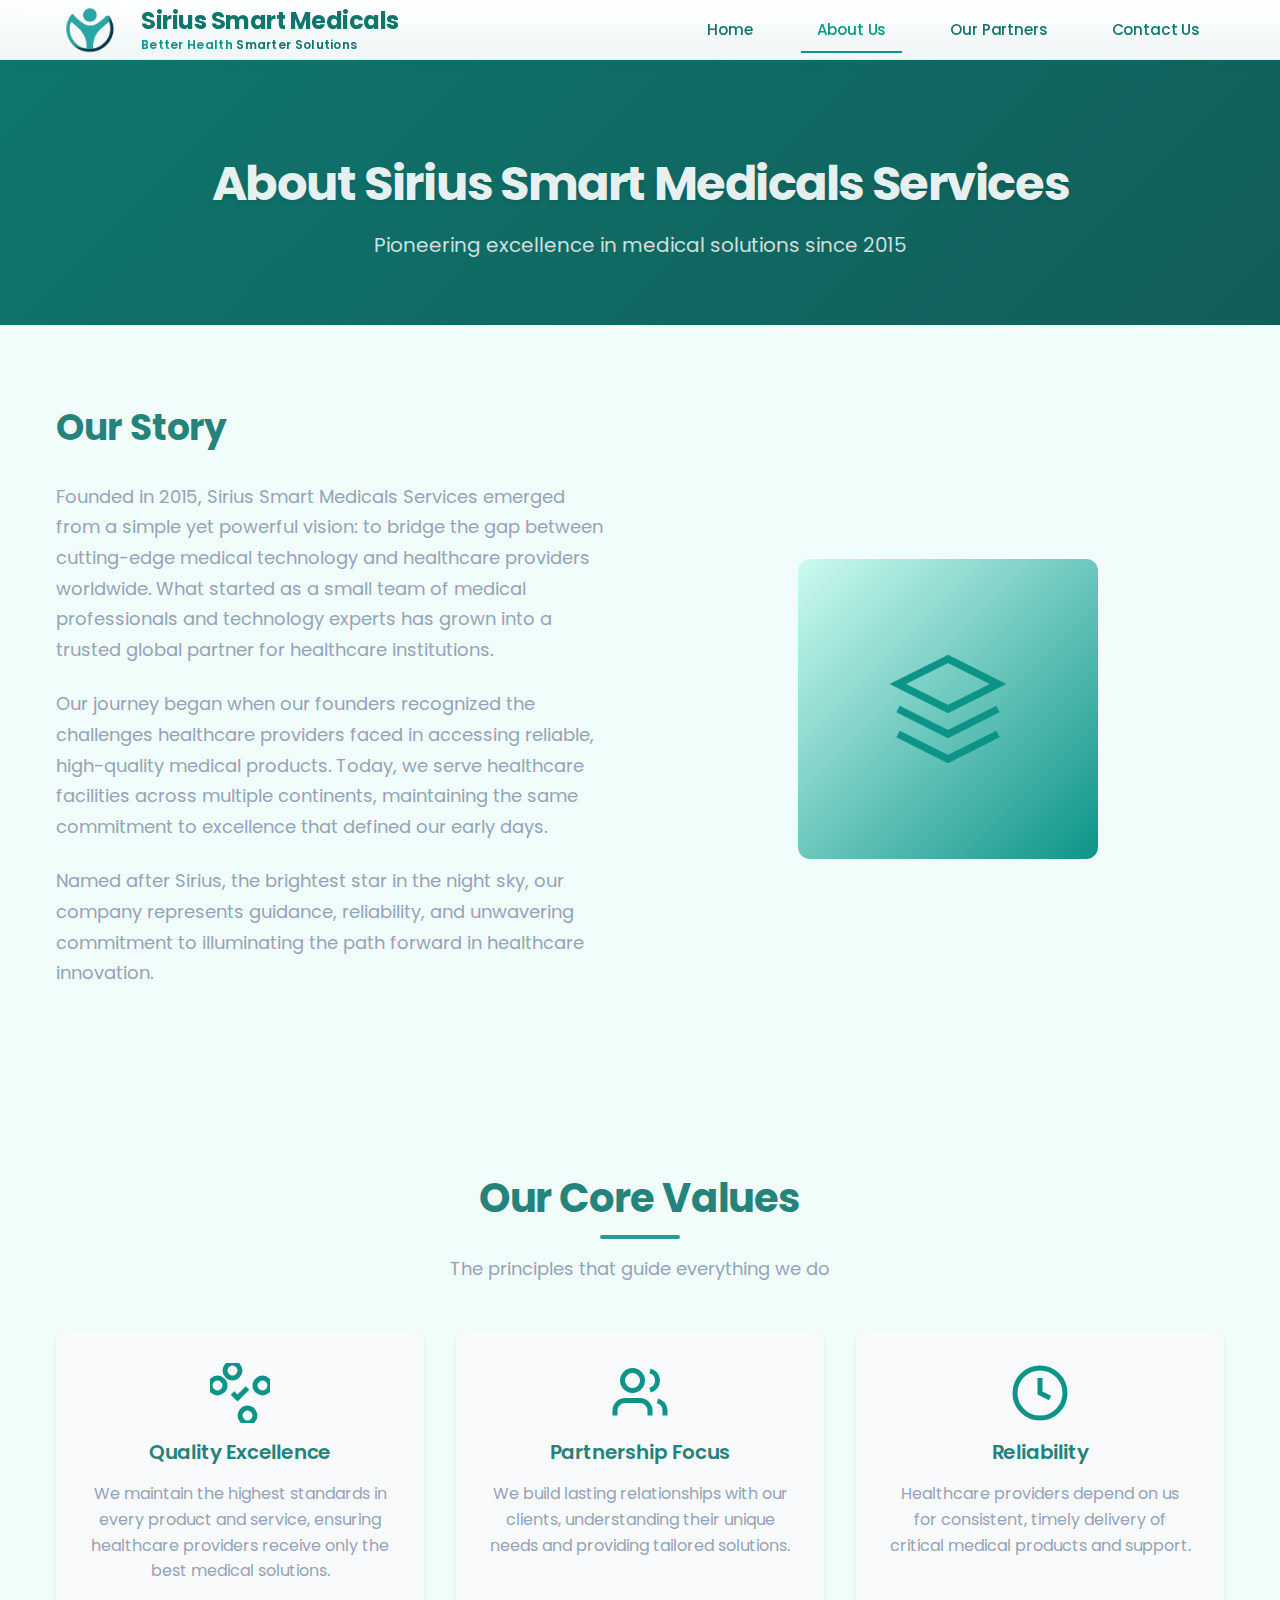
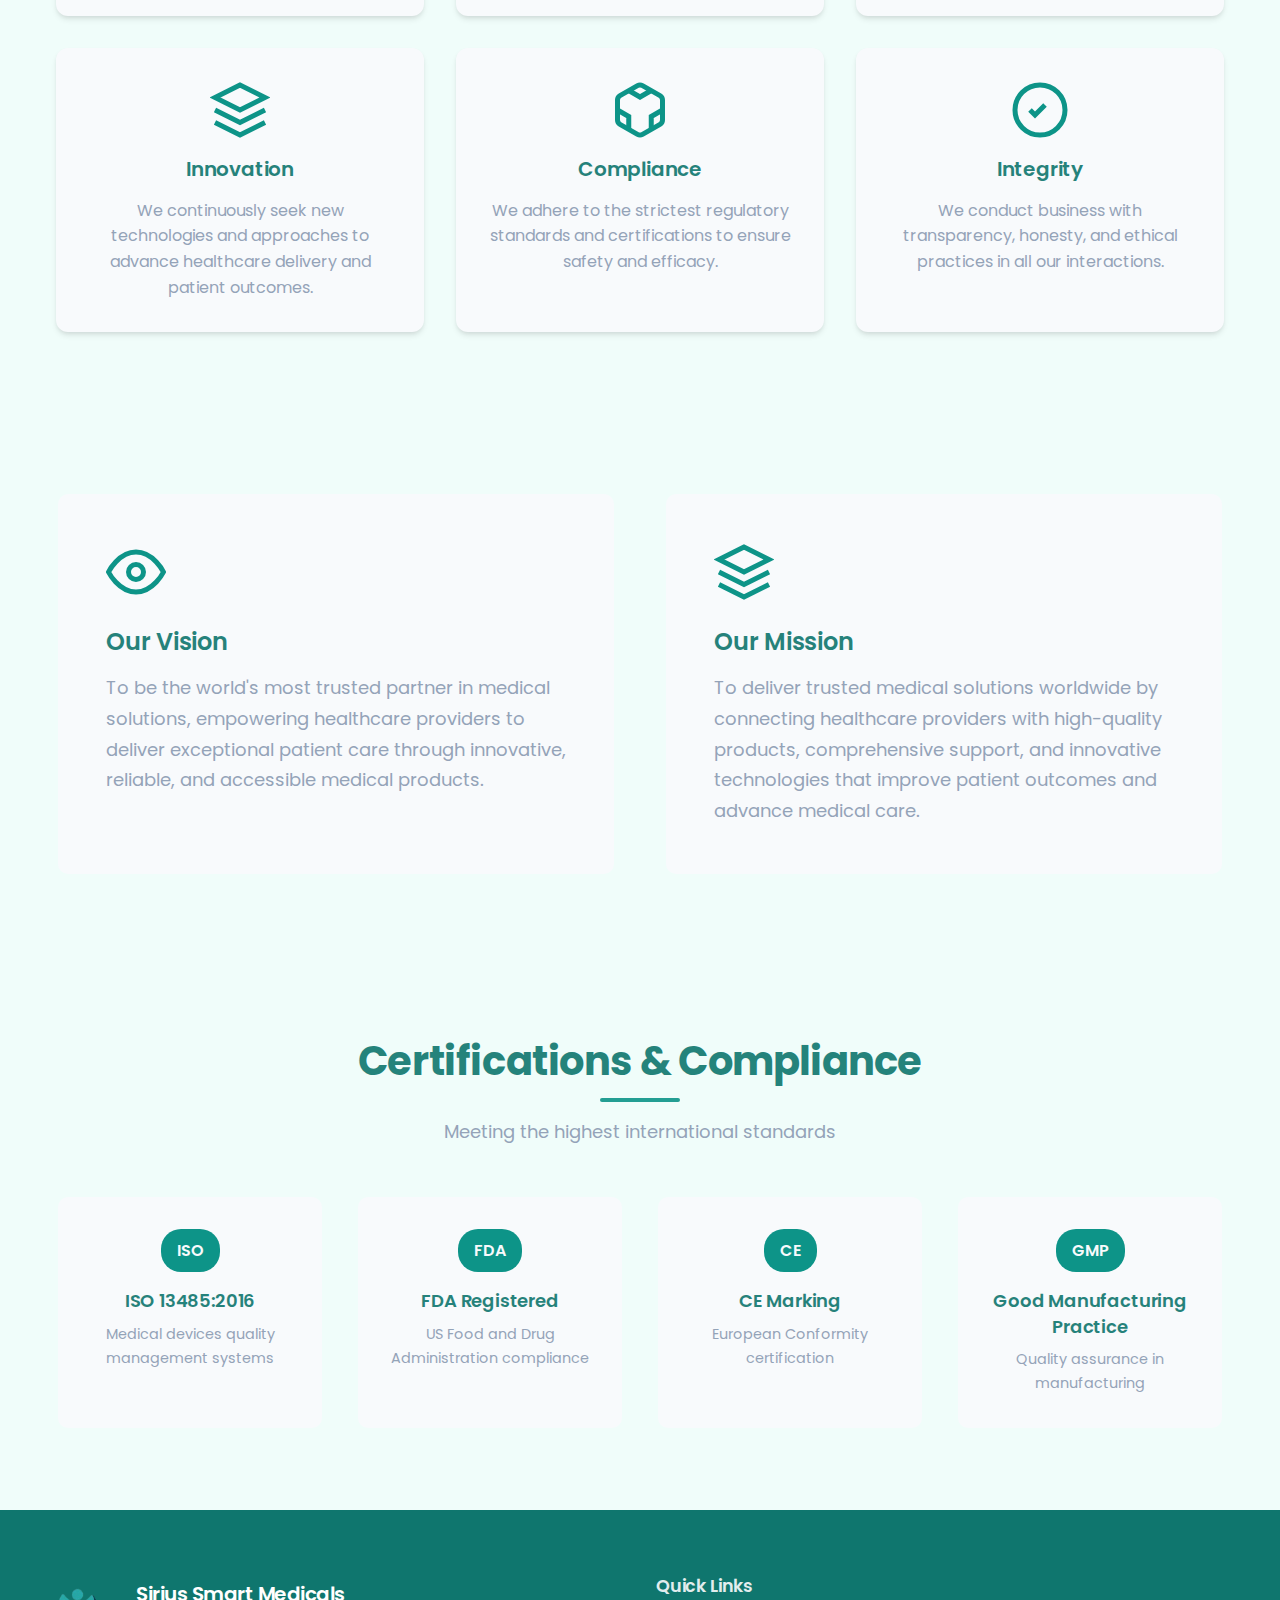
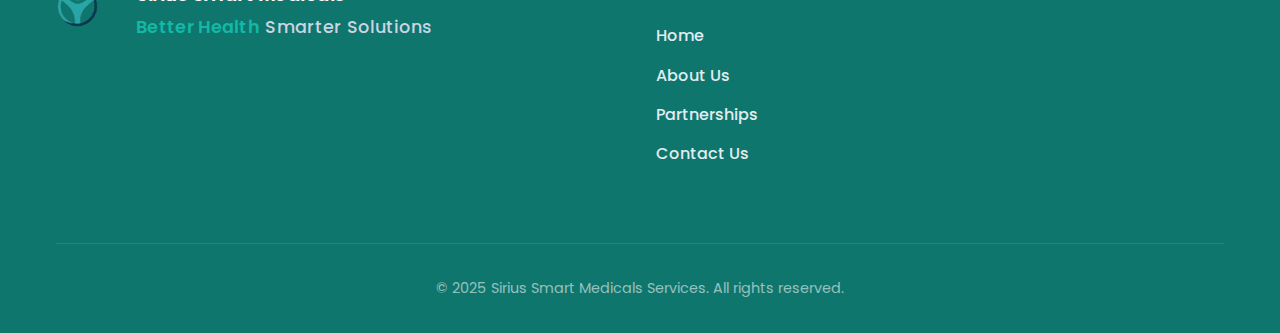
<file: about.html>
<!DOCTYPE html>
<html lang="en">
<head>
    <meta charset="UTF-8">
    <meta name="viewport" content="width=device-width, initial-scale=1.0">
    <meta name="description" content="Learn about Sirius Smart Medicals Services - our story, values, and commitment to delivering trusted medical solutions worldwide.">
    <meta name="keywords" content="about Sirius Smart Medicals, medical company, healthcare solutions, medical products company">
    <title>About Us - Sirius Smart Medicals Services</title>
    <link rel="icon" type="image/svg+xml" href="favicon.svg">
    <link rel="preconnect" href="https://fonts.googleapis.com">
    <link rel="preconnect" href="https://fonts.gstatic.com" crossorigin>
    <link href="https://fonts.googleapis.com/css2?family=Poppins:wght@300;400;500;600;700&family=Inter:wght@300;400;500;600;700&display=swap" rel="stylesheet">
    <link rel="stylesheet" href="styles.css">
</head>
<body>
    <!-- Skip link for keyboard users -->
    <a href="#main" class="skip-link">Skip to content</a>

    <!-- Navigation -->
    <nav class="navbar" id="navbar">
        <div class="nav-container">
            <div class="nav-logo">
                <img src="sirius-logo.png" alt="Sirius Smart Medicals Services" class="logo">
                <div class="logo-text">
                    Sirius Smart Medicals
                    <div class="tagline">
                        <span class="tagline-health">Better Health</span>
                        <span class="tagline-solutions">Smarter Solutions</span>
                    </div>
                </div>
            </div>

            <ul class="nav-menu" id="nav-menu">
                <li class="nav-item">
                    <a href="index.html" class="nav-link">Home</a>
                </li>
                <li class="nav-item">
                    <a href="about.html" class="nav-link active" aria-current="page">About Us</a>
                </li>
                <li class="nav-item">
                    <a href="partners.html" class="nav-link">Our Partners</a>
                </li>
                <li class="nav-item">
                    <a href="contact.html" class="nav-link">Contact Us</a>
                </li>
            </ul>

            <!-- Button for better a11y (was a div) -->
            <button class="hamburger" id="hamburger" aria-label="Open menu" aria-controls="nav-menu" aria-expanded="false">
                <span class="bar"></span>
                <span class="bar"></span>
                <span class="bar"></span>
            </button>
        </div>
    </nav>

    <!-- Page Header -->
    <section class="page-header" id="about-header">
        <div class="container">
            <h1 class="page-title">About Sirius Smart Medicals Services</h1>
            <p class="page-subtitle prose-fix">Pioneering excellence in medical solutions since 2015</p>
        </div>
    </section>

    <main id="main">
        <!-- Company Story -->
        <section class="company-story" id="about">
            <div class="container">
                <div class="story-content">
                    <div class="story-text prose-fix minw-0">
                        <h2>Our Story</h2>
                        <p>Founded in 2015, Sirius Smart Medicals Services emerged from a simple yet powerful vision: to bridge the gap between cutting-edge medical technology and healthcare providers worldwide. What started as a small team of medical professionals and technology experts has grown into a trusted global partner for healthcare institutions.</p>
                        <p>Our journey began when our founders recognized the challenges healthcare providers faced in accessing reliable, high-quality medical products. Today, we serve healthcare facilities across multiple continents, maintaining the same commitment to excellence that defined our early days.</p>
                        <p>Named after Sirius, the brightest star in the night sky, our company represents guidance, reliability, and unwavering commitment to illuminating the path forward in healthcare innovation.</p>
                    </div>
                    <div class="story-image minw-0">
                        <div class="image-placeholder" aria-hidden="true">
                            <svg viewBox="0 0 24 24" fill="none" stroke="currentColor" stroke-width="1.5">
                                <path d="M12 2L2 7l10 5 10-5-10-5z"/>
                                <path d="M2 17l10 5 10-5"/>
                                <path d="M2 12l10 5 10-5"/>
                            </svg>
                        </div>
                    </div>
                </div>
            </div>
        </section>

        <!-- Values Section -->
        <section class="values" id="values">
            <div class="container">
                <div class="section-header prose-fix minw-0">
                    <h2 class="section-title">Our Core Values</h2>
                    <p class="section-subtitle">The principles that guide everything we do</p>
                </div>

                <div class="values-grid">
                    <div class="value-card minw-0">
                        <div class="value-icon" aria-hidden="true">
                            <svg viewBox="0 0 24 24" fill="none" stroke="currentColor" stroke-width="2">
                                <path d="M9 12l2 2 4-4"/>
                                <path d="M21 12c-1 0-3-1-3-3s2-3 3-3 3 1 3 3-2 3-3 3"/>
                                <path d="M3 12c1 0 3-1 3-3s-2-3-3-3-3 1-3 3 2 3 3 3"/>
                                <path d="M12 3c0 1-1 3-3 3s-3-2-3-3 1-3 3-3 3 2 3 3"/>
                                <path d="M12 21c0-1 1-3 3-3s3 2 3 3-1 3-3 3-3-2-3-3"/>
                            </svg>
                        </div>
                        <h3 class="prose-fix">Quality Excellence</h3>
                        <p class="prose-fix">We maintain the highest standards in every product and service, ensuring healthcare providers receive only the best medical solutions.</p>
                    </div>

                    <div class="value-card minw-0">
                        <div class="value-icon" aria-hidden="true">
                            <svg viewBox="0 0 24 24" fill="none" stroke="currentColor" stroke-width="2">
                                <path d="M16 21v-2a4 4 0 0 0-4-4H6a4 4 0 0 0-4 4v2"/>
                                <circle cx="9" cy="7" r="4"/>
                                <path d="M22 21v-2a4 4 0 0 0-3-3.87"/>
                                <path d="M16 3.13a4 4 0 0 1 0 7.75"/>
                            </svg>
                        </div>
                        <h3 class="prose-fix">Partnership Focus</h3>
                        <p class="prose-fix">We build lasting relationships with our clients, understanding their unique needs and providing tailored solutions.</p>
                    </div>

                    <div class="value-card minw-0">
                        <div class="value-icon" aria-hidden="true">
                            <svg viewBox="0 0 24 24" fill="none" stroke="currentColor" stroke-width="2">
                                <circle cx="12" cy="12" r="10"/>
                                <path d="M12 6v6l4 2"/>
                            </svg>
                        </div>
                        <h3 class="prose-fix">Reliability</h3>
                        <p class="prose-fix">Healthcare providers depend on us for consistent, timely delivery of critical medical products and support.</p>
                    </div>

                    <div class="value-card minw-0">
                        <div class="value-icon" aria-hidden="true">
                            <svg viewBox="0 0 24 24" fill="none" stroke="currentColor" stroke-width="2">
                                <path d="M12 2L2 7l10 5 10-5-10-5z"/>
                                <path d="M2 17l10 5 10-5"/>
                                <path d="M2 12l10 5 10-5"/>
                            </svg>
                        </div>
                        <h3 class="prose-fix">Innovation</h3>
                        <p class="prose-fix">We continuously seek new technologies and approaches to advance healthcare delivery and patient outcomes.</p>
                    </div>

                    <div class="value-card minw-0">
                        <div class="value-icon" aria-hidden="true">
                            <svg viewBox="0 0 24 24" fill="none" stroke="currentColor" stroke-width="2">
                                <path d="M21 16V8a2 2 0 0 0-1-1.73l-7-4a2 2 0 0 0-2 0l-7 4A2 2 0 0 0 3 8v8a2 2 0 0 0 1 1.73l7 4a2 2 0 0 0 2 0l7-4A 2 2 0 0 0 21 16z"/>
                                <polyline points="7.5,4.21 12,6.81 16.5,4.21"/>
                                <polyline points="7.5,19.79 7.5,14.6 3,12"/>
                                <polyline points="21,12 16.5,14.6 16.5,19.79"/>
                            </svg>
                        </div>
                        <h3 class="prose-fix">Compliance</h3>
                        <p class="prose-fix">We adhere to the strictest regulatory standards and certifications to ensure safety and efficacy.</p>
                    </div>

                    <div class="value-card minw-0">
                        <div class="value-icon" aria-hidden="true">
                            <svg viewBox="0 0 24 24" fill="none" stroke="currentColor" stroke-width="2">
                                <circle cx="12" cy="12" r="10"/>
                                <path d="M8 12l2 2 4-4"/>
                            </svg>
                        </div>
                        <h3 class="prose-fix">Integrity</h3>
                        <p class="prose-fix">We conduct business with transparency, honesty, and ethical practices in all our interactions.</p>
                    </div>
                </div>
            </div>
        </section>

        <!-- Vision & Mission -->
        <section class="vision-mission" id="vision-mission">
            <div class="container">
                <div class="vm-grid">
                    <div class="vm-card minw-0">
                        <div class="vm-icon" aria-hidden="true">
                            <svg viewBox="0 0 24 24" fill="none" stroke="currentColor" stroke-width="2">
                                <path d="M1 12s4-8 11-8 11 8 11 8-4 8-11 8-11-8-11-8z"/>
                                <circle cx="12" cy="12" r="3"/>
                            </svg>
                        </div>
                        <h3 class="prose-fix">Our Vision</h3>
                        <p class="prose-fix">To be the world's most trusted partner in medical solutions, empowering healthcare providers to deliver exceptional patient care through innovative, reliable, and accessible medical products.</p>
                    </div>
                    <div class="vm-card minw-0">
                        <div class="vm-icon" aria-hidden="true">
                            <svg viewBox="0 0 24 24" fill="none" stroke="currentColor" stroke-width="2">
                                <path d="M12 2L2 7l10 5 10-5-10-5z"/>
                                <path d="M2 17l10 5 10-5"/>
                                <path d="M2 12l10 5 10-5"/>
                            </svg>
                        </div>
                        <h3 class="prose-fix">Our Mission</h3>
                        <p class="prose-fix">To deliver trusted medical solutions worldwide by connecting healthcare providers with high-quality products, comprehensive support, and innovative technologies that improve patient outcomes and advance medical care.</p>
                    </div>
                </div>
            </div>
        </section>

        <!-- Certifications -->
        <section class="certifications" id="certifications">
            <div class="container">
                <div class="section-header prose-fix minw-0">
                    <h2 class="section-title">Certifications &amp; Compliance</h2>
                    <p class="section-subtitle">Meeting the highest international standards</p>
                </div>
                <div class="certifications-grid">
                    <div class="cert-card minw-0">
                        <div class="cert-badge">ISO</div>
                        <h4 class="prose-fix">ISO 13485:2016</h4>
                        <p class="prose-fix">Medical devices quality management systems</p>
                    </div>
                    <div class="cert-card minw-0">
                        <div class="cert-badge">FDA</div>
                        <h4 class="prose-fix">FDA Registered</h4>
                        <p class="prose-fix">US Food and Drug Administration compliance</p>
                    </div>
                    <div class="cert-card minw-0">
                        <div class="cert-badge">CE</div>
                        <h4 class="prose-fix">CE Marking</h4>
                        <p class="prose-fix">European Conformity certification</p>
                    </div>
                    <div class="cert-card minw-0">
                        <div class="cert-badge">GMP</div>
                        <h4 class="prose-fix">Good Manufacturing Practice</h4>
                        <p class="prose-fix">Quality assurance in manufacturing</p>
                    </div>
                </div>
            </div>
        </section>
    </main>

    <!-- Footer -->
    <footer class="footer">
        <div class="container">
            <div class="footer-content">
                <div class="footer-section">
                    <div class="footer-logo">
                        <img src="sirius-logo.png" alt="Sirius Smart Medicals Services" class="logo">
                        <div class="logo-text">
                            Sirius Smart Medicals
                            <div class="tagline">
                                <span class="tagline-health">Better Health</span>
                                <span class="tagline-solutions">Smarter Solutions</span>
                            </div>
                        </div>
                    </div>
                </div>
                <div class="footer-section">
                    <h4>Quick Links</h4>
                    <ul>
                        <li><a href="index.html">Home</a></li>
                        <li><a href="about.html" aria-current="page">About Us</a></li>
                        <li><a href="partners.html">Partnerships</a></li>
                        <li><a href="contact.html">Contact Us</a></li>
                    </ul>
                </div>
            </div>
            <div class="footer-bottom">
                <p>&copy; 2025 Sirius Smart Medicals Services. All rights reserved.</p>
            </div>
        </div>
    </footer>

    <script src="script.js" defer></script>
</body>
</html>
</file>
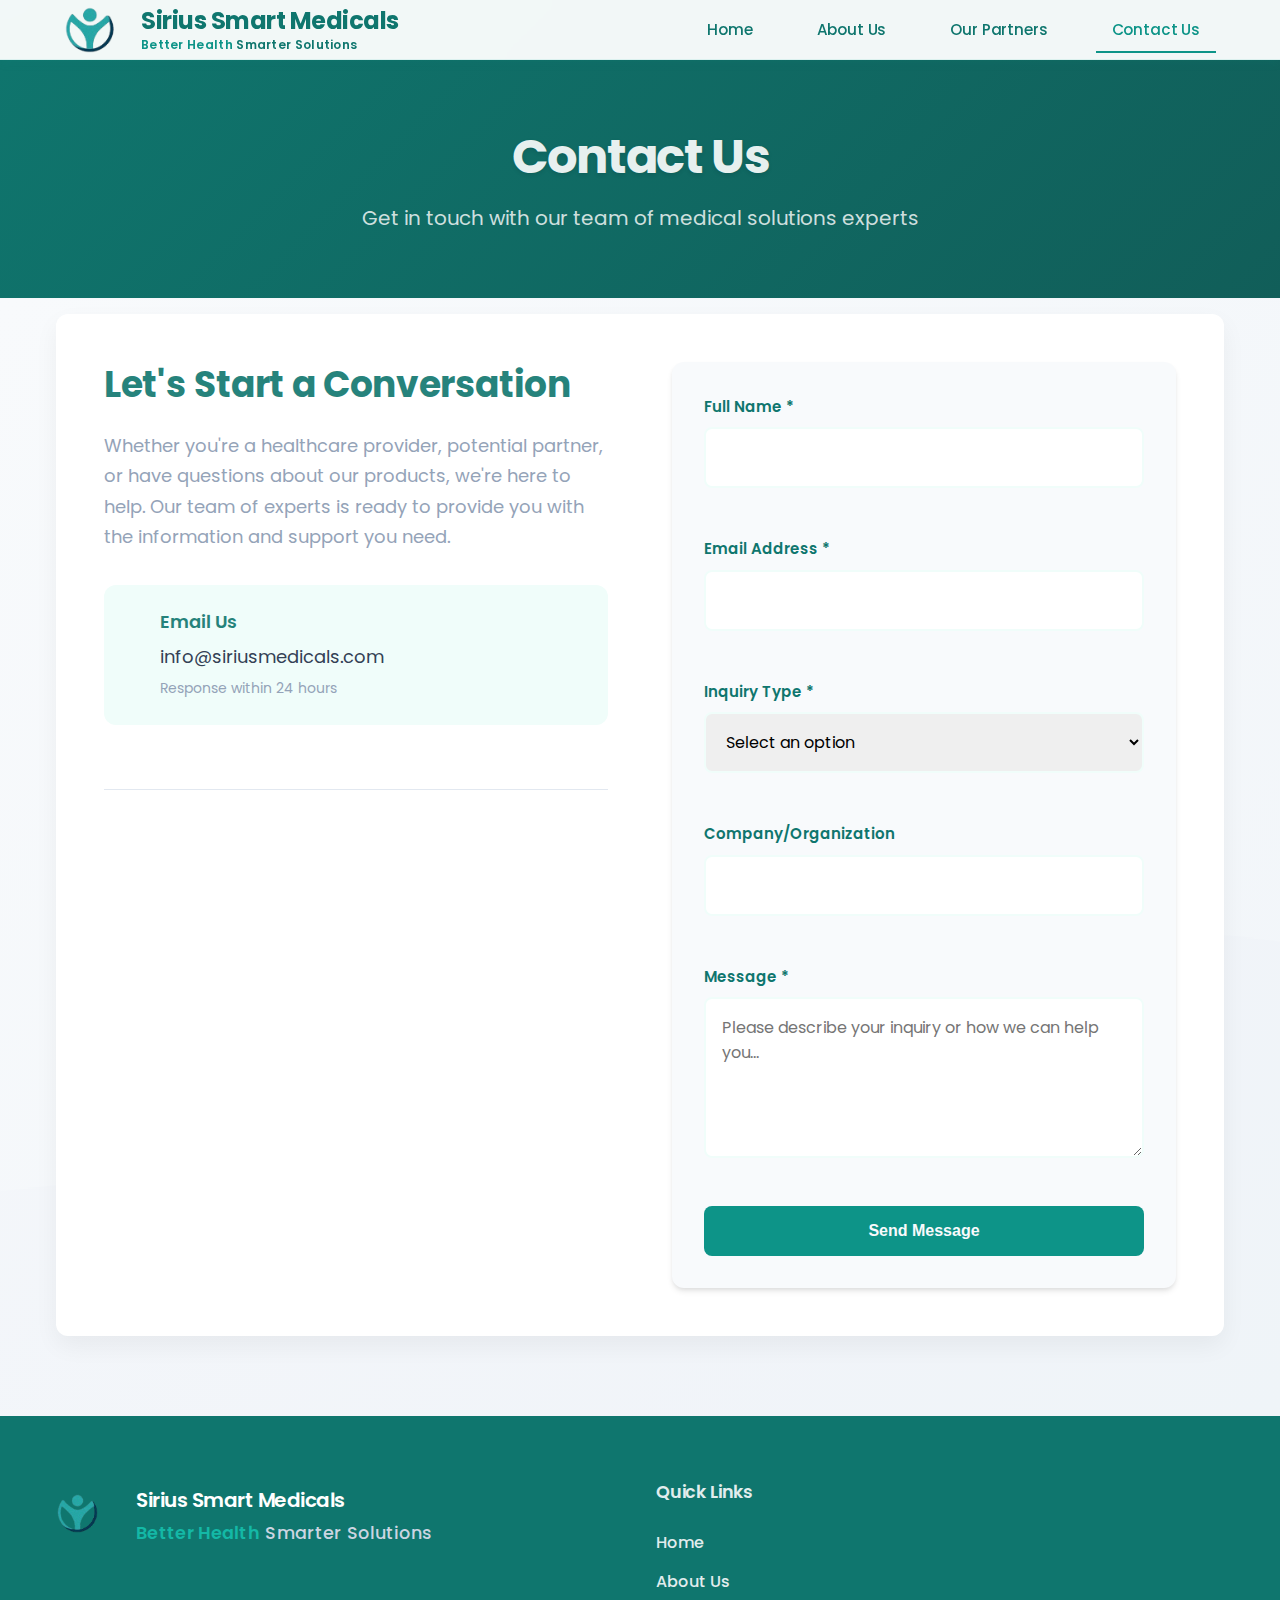
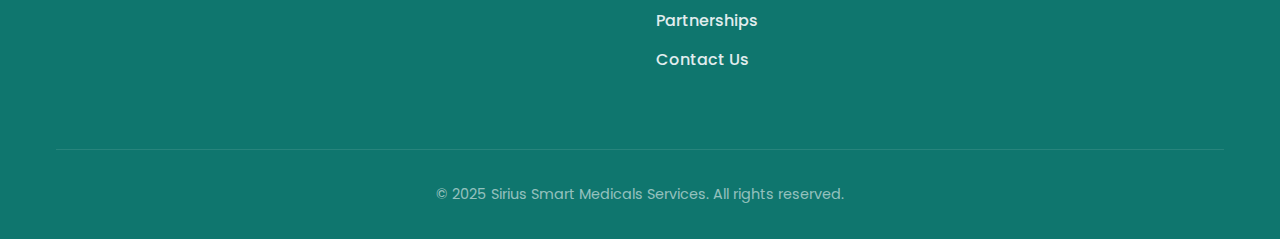
<file: contact.html>
<!DOCTYPE html>
<html lang="en">
<head>
    <meta charset="UTF-8">
    <meta name="viewport" content="width=device-width, initial-scale=1.0">
    <meta name="description" content="Contact Sirius Smart Medicals Services - Get in touch with our team for medical solutions, partnerships, and support.">
    <meta name="keywords" content="contact Sirius Smart Medicals, medical services contact, healthcare support, medical products inquiry">
    <title>Contact Us - Sirius Smart Medicals Services</title>
    <link rel="icon" type="image/svg+xml" href="favicon.svg">
    <link rel="preconnect" href="https://fonts.googleapis.com">
    <link rel="preconnect" href="https://fonts.gstatic.com" crossorigin>
    <link href="https://fonts.googleapis.com/css2?family=Poppins:wght@300;400;500;600;700&family=Inter:wght@300;400;500;600;700&display=swap" rel="stylesheet">
    <link rel="stylesheet" href="styles.css">
</head>
<body>
    <!-- Navigation -->
    <nav class="navbar" id="navbar">
        <div class="nav-container">
            <div class="nav-logo">
                <img src="sirius-logo.png" alt="Sirius Smart Medicals Services" class="logo">
                <div class="logo-text">
                    Sirius Smart Medicals
                    <div class="tagline">
                        <span class="tagline-health">Better Health</span>
                        <span class="tagline-solutions">Smarter Solutions</span>
                    </div>
                </div>
            </div>
            <ul class="nav-menu" id="nav-menu">
                <li class="nav-item">
                    <a href="index.html" class="nav-link">Home</a>
                </li>
                <li class="nav-item">
                    <a href="about.html" class="nav-link">About Us</a>
                </li>
                <li class="nav-item">
                    <a href="partners.html" class="nav-link">Our Partners</a>
                </li>
                <li class="nav-item">
                    <a href="contact.html" class="nav-link active">Contact Us</a>
                </li>
            </ul>
            <div class="hamburger" id="hamburger">
                <span class="bar"></span>
                <span class="bar"></span>
                <span class="bar"></span>
            </div>
        </div>
    </nav>

    <!-- Page Header -->
    <section class="page-header">
        <div class="container">
            <h1 class="page-title">Contact Us</h1>
            <p class="page-subtitle">Get in touch with our team of medical solutions experts</p>
        </div>
    </section>

    <!-- Contact Form Section -->
    <section class="contact-form-section">
        <div class="container">
            <div class="contact-grid">
                <div class="contact-info">
                    <h2>Let's Start a Conversation</h2>
                    <p>Whether you're a healthcare provider, potential partner, or have questions about our products, we're here to help. Our team of experts is ready to provide you with the information and support you need.</p>
                    
                    <div class="contact-methods">
                        <div class="contact-method">
                            <i class="fas fa-envelope email-icon"></i>
                            <div class="method-details">
                                <h4>Email Us</h4>
                                <p>info@siriusmedicals.com</p>
                                <small>Response within 24 hours</small>
                            </div>
                        </div>
                        
                        <div class="social-links">
                            <a href="#" class="social-link" aria-label="LinkedIn">
                                <i class="fab fa-linkedin-in"></i>
                            </a>
                            <a href="#" class="social-link" aria-label="Twitter">
                                <i class="fab fa-twitter"></i>
                            </a>
                            <a href="#" class="social-link" aria-label="Facebook">
                                <i class="fab fa-facebook-f"></i>
                            </a>
                        </div>
                    </div>
                </div>
                
                <div class="contact-form">
                    <form action="https://formsubmit.co/info@siriusmedicals.com" method="POST" class="form">
                        <!-- To avoid spam bots -->
                        <input type="hidden" name="_captcha" value="false">
                        <input type="hidden" name="_subject" value="New Contact Form Submission - Sirius Medicals">
                        <input type="hidden" name="_template" value="table">

                        <div class="form-group">
                            <label for="name">Full Name *</label>
                            <input type="text" id="name" name="name" required>
                        </div>
                        
                        <div class="form-group">
                            <label for="email">Email Address *</label>
                            <input type="email" id="email" name="email" required>
                        </div>
                        
                        <div class="form-group">
                            <label for="inquiry-type">Inquiry Type *</label>
                            <select id="inquiry-type" name="inquiry-type" required>
                                <option value="">Select an option</option>
                                <option value="partner">Partnership Opportunities</option>
                                <option value="doctor">Healthcare Professional</option>
                                <option value="general">General Inquiry</option>
                                <option value="support">Technical Support</option>
                            </select>
                        </div>
                        
                        <div class="form-group">
                            <label for="company">Company/Organization</label>
                            <input type="text" id="company" name="company">
                        </div>
                        
                        <div class="form-group">
                            <label for="message">Message *</label>
                            <textarea id="message" name="message" rows="5" required placeholder="Please describe your inquiry or how we can help you..."></textarea>
                        </div>
                        
                        <button type="submit" class="submit-button">
                            <span class="button-text">Send Message</span>
                            <div class="button-loader" style="display: none;">
                                <div class="spinner"></div>
                            </div>
                        </button>
                    </form>
                </div>
            </div>
        </div>
    </section>

    <!-- Footer -->
    <footer class="footer">
        <div class="container">
            <div class="footer-content">
                <div class="footer-section">
                    <div class="footer-logo">
                        <img src="sirius-logo.png" alt="Sirius Smart Medicals Services" class="logo">
                        <div class="logo-text">
                            Sirius Smart Medicals
                            <div class="tagline">
                                <span class="tagline-health">Better Health</span>
                                <span class="tagline-solutions">Smarter Solutions</span>
                            </div>
                        </div>
                    </div>
                </div>
                <div class="footer-section">
                    <h4>Quick Links</h4>
                    <ul>
                        <li><a href="index.html">Home</a></li>
                        <li><a href="about.html">About Us</a></li>
                        <li><a href="partners.html">Partnerships</a></li>
                        <li><a href="contact.html">Contact Us</a></li>
                    </ul>
                </div>
            </div>
            <div class="footer-bottom">
                <p>&copy; 2025 Sirius Smart Medicals Services. All rights reserved.</p>
            </div>
        </div>
    </footer>

    <script src="script.js"></script>
    <script src="contact.js"></script>
</body>
</html>
</file>
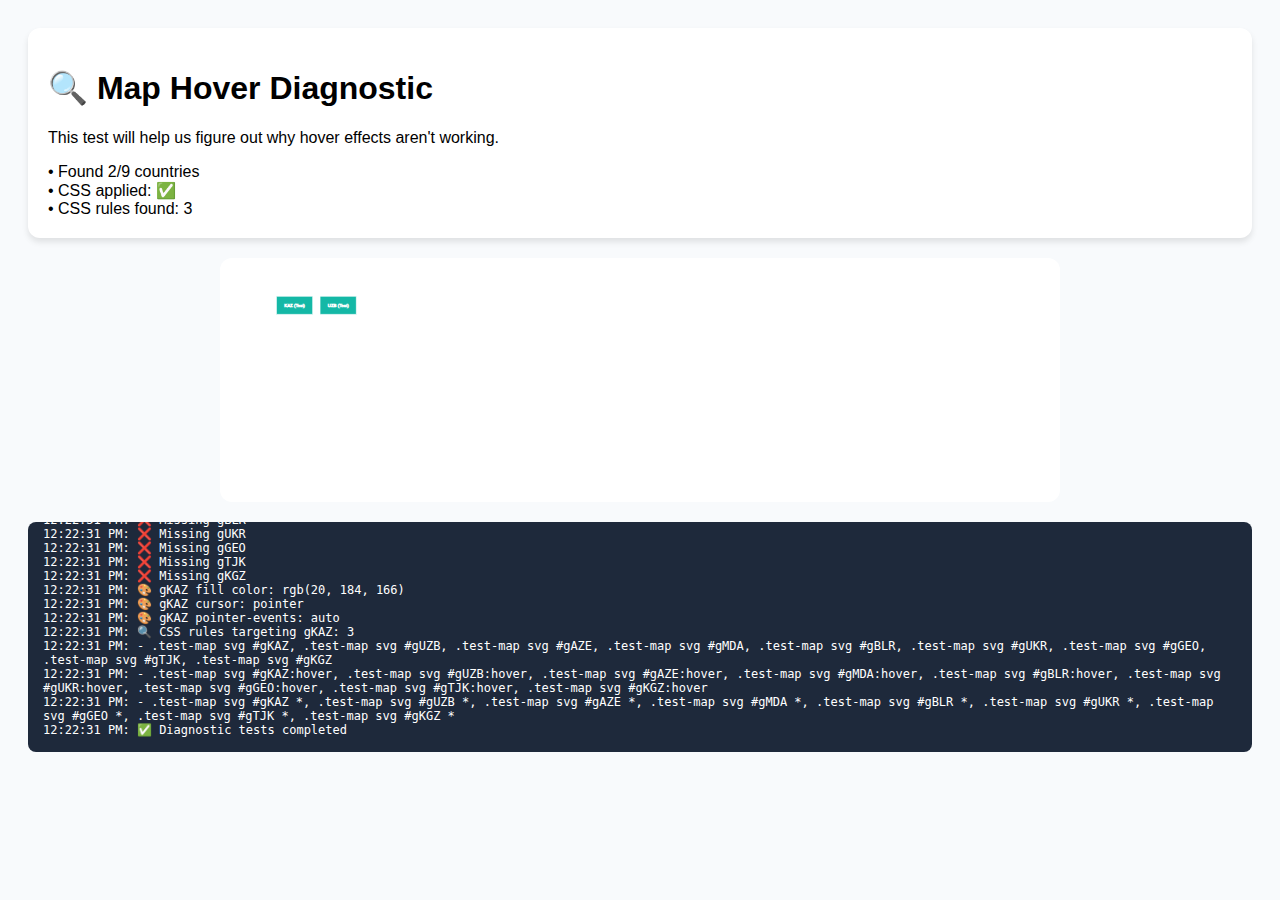
<file: map-test.html>
<!DOCTYPE html>
<html lang="en">
<head>
    <meta charset="UTF-8">
    <meta name="viewport" content="width=device-width, initial-scale=1.0">
    <title>Map Diagnostic</title>
    <style>
        body {
            font-family: 'Inter', sans-serif;
            padding: 20px;
            background: #f8fafc;
        }
        
        .diagnostic {
            background: white;
            padding: 20px;
            border-radius: 12px;
            margin-bottom: 20px;
            box-shadow: 0 4px 6px rgba(0,0,0,0.1);
        }
        
        .test-map {
            width: 100%;
            max-width: 800px;
            margin: 20px auto;
            background: white;
            border-radius: 12px;
            padding: 20px;
        }
        
        /* Super specific CSS for testing */
        .test-map svg #gKAZ,
        .test-map svg #gUZB,
        .test-map svg #gAZE,
        .test-map svg #gMDA,
        .test-map svg #gBLR,
        .test-map svg #gUKR,
        .test-map svg #gGEO,
        .test-map svg #gTJK,
        .test-map svg #gKGZ {
            fill: #14B8A6 !important;
            stroke: #FFFFFF !important;
            stroke-width: 2px !important;
            cursor: pointer !important;
            transition: all 0.3s ease !important;
        }
        
        /* Force hover state */
        .test-map svg #gKAZ:hover,
        .test-map svg #gUZB:hover,
        .test-map svg #gAZE:hover,
        .test-map svg #gMDA:hover,
        .test-map svg #gBLR:hover,
        .test-map svg #gUKR:hover,
        .test-map svg #gGEO:hover,
        .test-map svg #gTJK:hover,
        .test-map svg #gKGZ:hover {
            fill: #5EEAD4 !important;
            filter: drop-shadow(0 4px 8px rgba(20, 184, 166, 0.4)) !important;
            transform: scale(1.05) !important;
        }
        
        /* Disable all child pointer events */
        .test-map svg #gKAZ *,
        .test-map svg #gUZB *,
        .test-map svg #gAZE *,
        .test-map svg #gMDA *,
        .test-map svg #gBLR *,
        .test-map svg #gUKR *,
        .test-map svg #gGEO *,
        .test-map svg #gTJK *,
        .test-map svg #gKGZ * {
            pointer-events: none !important;
            fill: inherit !important;
            stroke: inherit !important;
        }
        
        .debug-info {
            background: #1e293b;
            color: white;
            padding: 15px;
            border-radius: 8px;
            font-family: monospace;
            font-size: 12px;
            margin-top: 20px;
            max-height: 200px;
            overflow-y: auto;
        }
    </style>
</head>
<body>
    <div class="diagnostic">
        <h1>🔍 Map Hover Diagnostic</h1>
        <p>This test will help us figure out why hover effects aren't working.</p>
        
        <div id="test-results">
            <div>⏳ Running tests...</div>
        </div>
    </div>
    
    <div class="test-map">
        <!-- Paste a small portion of your SVG here for testing -->
        <svg width="400" height="200" viewBox="0 0 1100 549.8" xmlns="http://www.w3.org/2000/svg">
            <!-- Test with a simple group structure -->
            <g id="gKAZ">
                <path d="M 100,50 L 200,50 L 200,100 L 100,100 Z" fill="#cccccc" stroke="#999999"/>
                <text x="150" y="80" text-anchor="middle" fill="black" font-size="12">KAZ (Test)</text>
            </g>
            
            <g id="gUZB">
                <path d="M 220,50 L 320,50 L 320,100 L 220,100 Z" fill="#cccccc" stroke="#999999"/>
                <text x="270" y="80" text-anchor="middle" fill="black" font-size="12">UZB (Test)</text>
            </g>
        </svg>
    </div>
    
    <div class="debug-info" id="debug-log">
        <div>🔄 Debug log will appear here...</div>
    </div>

    <script>
        let debugLog = [];
        
        function log(message) {
            console.log(message);
            debugLog.push(new Date().toLocaleTimeString() + ': ' + message);
            updateDebugLog();
        }
        
        function updateDebugLog() {
            const debugElement = document.getElementById('debug-log');
            debugElement.innerHTML = debugLog.map(msg => `<div>${msg}</div>`).join('');
            debugElement.scrollTop = debugElement.scrollHeight;
        }
        
        document.addEventListener('DOMContentLoaded', function() {
            log('🚀 Starting diagnostic tests...');
            
            const testResults = document.getElementById('test-results');
            const results = [];
            
            // Test 1: Check if countries exist
            const countries = ['gKAZ', 'gUZB', 'gAZE', 'gMDA', 'gBLR', 'gUKR', 'gGEO', 'gTJK', 'gKGZ'];
            let foundCountries = 0;
            
            countries.forEach(countryId => {
                const element = document.getElementById(countryId);
                if (element) {
                    foundCountries++;
                    log(`✅ Found ${countryId}`);
                    
                    // Add test event listeners
                    element.addEventListener('mouseenter', () => {
                        log(`🖱️ Mouse entered ${countryId}`);
                    });
                    
                    element.addEventListener('mouseleave', () => {
                        log(`🖱️ Mouse left ${countryId}`);
                    });
                    
                    element.addEventListener('click', () => {
                        log(`🖱️ Clicked ${countryId}`);
                        alert(`Clicked ${countryId}!`);
                    });
                    
                } else {
                    log(`❌ Missing ${countryId}`);
                }
            });
            
            results.push(`Found ${foundCountries}/${countries.length} countries`);
            
            // Test 2: Check CSS specificity
            const testElement = document.getElementById('gKAZ');
            if (testElement) {
                const computedStyle = window.getComputedStyle(testElement);
                log(`🎨 gKAZ fill color: ${computedStyle.fill}`);
                log(`🎨 gKAZ cursor: ${computedStyle.cursor}`);
                log(`🎨 gKAZ pointer-events: ${computedStyle.pointerEvents}`);
                
                results.push(`CSS applied: ${computedStyle.cursor === 'pointer' ? '✅' : '❌'}`);
            }
            
            // Test 3: Check for style conflicts
            const allStyles = Array.from(document.styleSheets)
                .flatMap(sheet => {
                    try {
                        return Array.from(sheet.cssRules);
                    } catch(e) {
                        return [];
                    }
                })
                .filter(rule => rule.selectorText && rule.selectorText.includes('gKAZ'))
                .map(rule => rule.selectorText);
            
            log(`🔍 CSS rules targeting gKAZ: ${allStyles.length}`);
            allStyles.forEach(selector => log(`   - ${selector}`));
            
            results.push(`CSS rules found: ${allStyles.length}`);
            
            // Test 4: Manual hover test
            setTimeout(() => {
                const kazElement = document.getElementById('gKAZ');
                if (kazElement) {
                    log('🧪 Testing manual hover simulation...');
                    
                    // Simulate mouseenter
                    const enterEvent = new MouseEvent('mouseenter', {
                        bubbles: true,
                        cancelable: true,
                        view: window
                    });
                    kazElement.dispatchEvent(enterEvent);
                    
                    setTimeout(() => {
                        // Simulate mouseleave
                        const leaveEvent = new MouseEvent('mouseleave', {
                            bubbles: true,
                            cancelable: true,
                            view: window
                        });
                        kazElement.dispatchEvent(leaveEvent);
                    }, 2000);
                }
            }, 1000);
            
            testResults.innerHTML = results.map(result => `<div>• ${result}</div>`).join('');
            
            log('✅ Diagnostic tests completed');
        });
    </script>
</body>
</html>
</file>
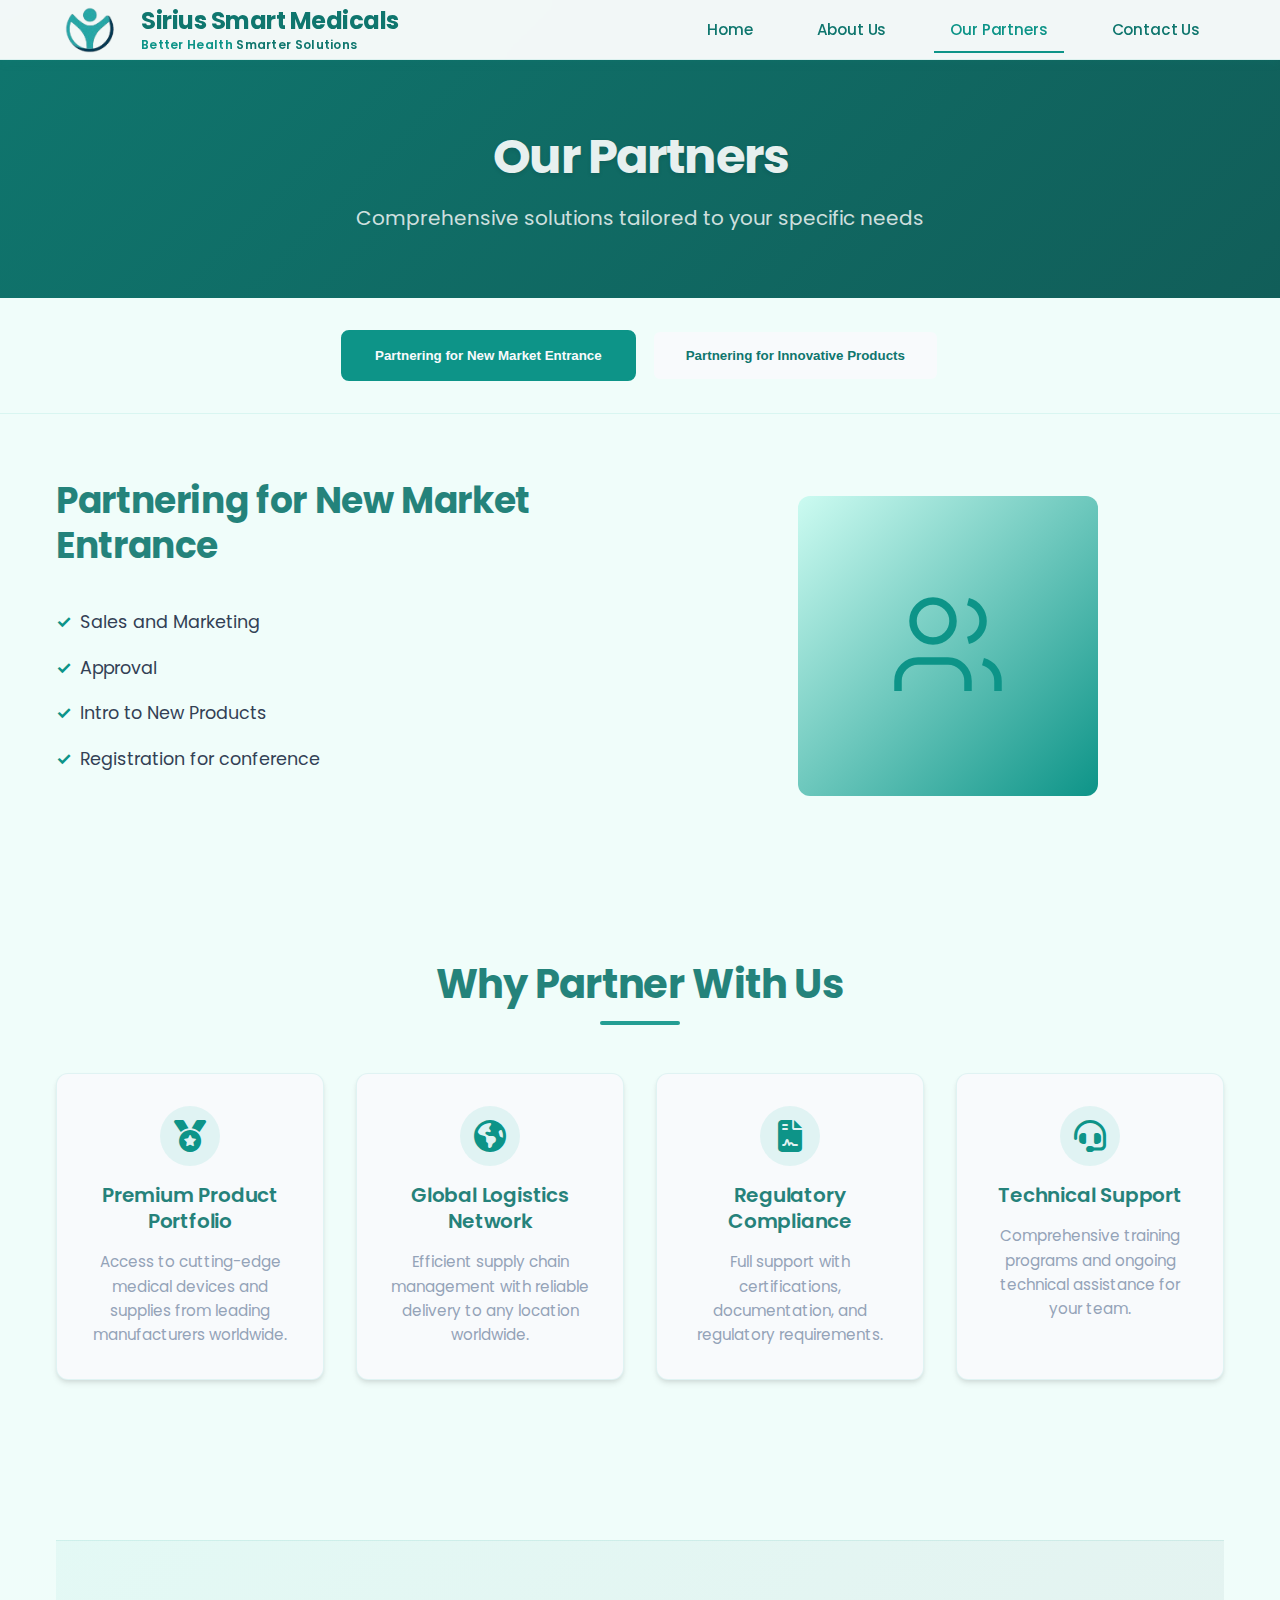
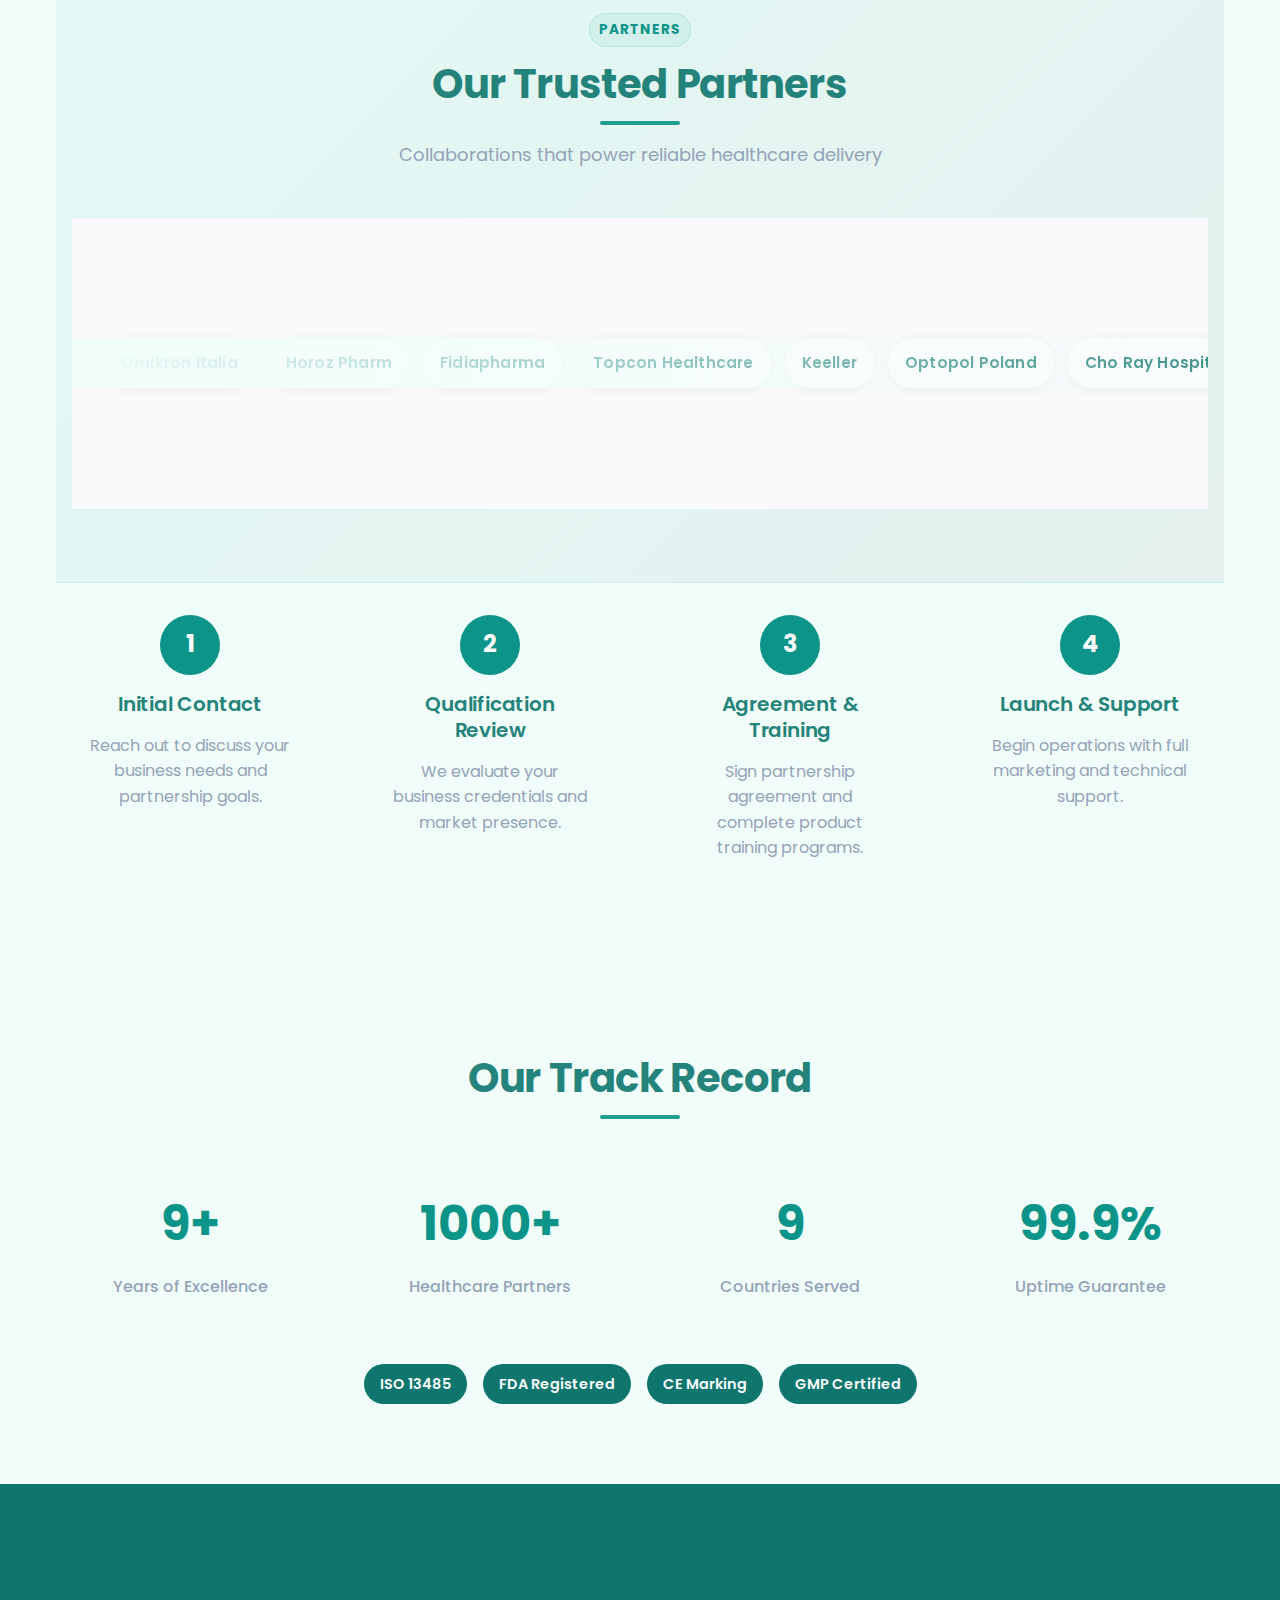
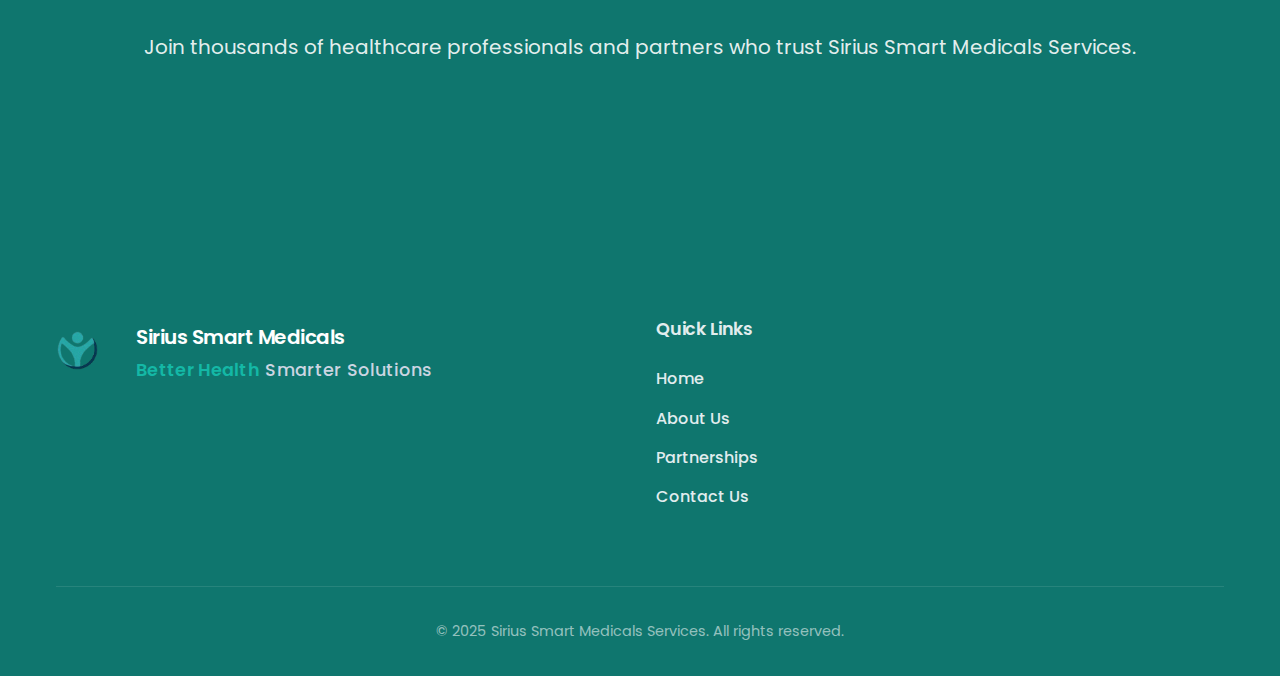
<file: partners.html>
<!DOCTYPE html>
<html lang="en">
<head>
    <meta charset="UTF-8">
    <meta name="viewport" content="width=device-width, initial-scale=1.0">
    <meta name="description" content="Partner with Sirius Smart Medicals Services - comprehensive solutions for healthcare partners and doctors worldwide.">
    <meta name="keywords" content="medical partners, healthcare collaboration, medical supplies for doctors, B2B medical services">
    <title>Our Partners - Sirius Smart Medicals Services</title>
    <link rel="icon" type="image/svg+xml" href="favicon.svg">
    <link rel="preconnect" href="https://fonts.googleapis.com">
    <link rel="preconnect" href="https://fonts.gstatic.com" crossorigin>
    <link href="https://fonts.googleapis.com/css2?family=Poppins:wght@300;400;500;600;700&family=Inter:wght@300;400;500;600;700&display=swap" rel="stylesheet">
    <link rel="stylesheet" href="https://cdnjs.cloudflare.com/ajax/libs/font-awesome/6.4.0/css/all.min.css">
    <link rel="stylesheet" href="styles.css">
</head>
<body>
    <!-- Navigation -->
    <nav class="navbar" id="navbar">
        <div class="nav-container">
            <div class="nav-logo">
                <img src="sirius-logo.png" alt="Sirius Smart Medicals Services" class="logo">
                <div class="logo-text">
                    Sirius Smart Medicals
                    <div class="tagline">
                        <span class="tagline-health">Better Health</span>
                        <span class="tagline-solutions">Smarter Solutions</span>
                    </div>
                </div>
            </div>
            <ul class="nav-menu" id="nav-menu">
                <li class="nav-item"><a href="index.html" class="nav-link">Home</a></li>
                <li class="nav-item"><a href="about.html" class="nav-link">About Us</a></li>
                <li class="nav-item"><a href="partners.html" class="nav-link active">Our Partners</a></li>
                <li class="nav-item"><a href="contact.html" class="nav-link">Contact Us</a></li>
            </ul>
            <div class="hamburger" id="hamburger">
                <span class="bar"></span><span class="bar"></span><span class="bar"></span>
            </div>
        </div>
    </nav>

    <!-- Page Header -->
    <section class="page-header">
        <div class="container">
            <h1 class="page-title">Our Partners</h1>
            <p class="page-subtitle">Comprehensive solutions tailored to your specific needs</p>
        </div>
    </section>

    <!-- Tab Navigation -->
    <section class="tab-navigation">
        <div class="container">
            <div class="tab-buttons">
                <button class="tab-button active" data-tab="partners">Partnering for New Market Entrance</button>
                <button class="tab-button" data-tab="doctors">Partnering for Innovative Products</button>
            </div>
        </div>
    </section>

    <!-- Partners Tab Content -->
    <div class="tab-content active" id="partners">
        <section class="partners-hero">
            <div class="container">
                <div class="hero-grid">
                    <div class="hero-text">
                        <h2>Partnering for New Market Entrance</h2>
                        <ul class="hero-benefits">
                            <li>Sales and Marketing</li>
                            <li>Approval</li>
                            <li>Intro to New Products</li>
                            <li>Registration for conference</li>
                        </ul>
                    </div>
                    <div class="hero-image">
                        <div class="image-placeholder">
                            <svg viewBox="0 0 24 24" fill="none" stroke="currentColor" stroke-width="1.5">
                                <path d="M16 21v-2a4 4 0 0 0-4-4H6a4 4 0 0 0-4 4v2"/>
                                <circle cx="9" cy="7" r="4"/>
                                <path d="M22 21v-2a4 4 0 0 0-3-3.87"/>
                                <path d="M16 3.13a4 4 0 0 1 0 7.75"/>
                            </svg>
                        </div>
                    </div>
                </div>
            </div>
        </section>

        <!-- Partnership Benefits -->
        <section class="partnership-benefits">
            <div class="container">
                <div class="section-header">
                    <h2 class="section-title">Why Partner With Us</h2>
                </div>
                <div class="services-grid">
                    <div class="service-card">
                        <div class="service-icon">
                            <i class="fas fa-medal"></i>
                        </div>
                        <h3>Premium Product Portfolio</h3>
                        <p>Access to cutting-edge medical devices and supplies from leading manufacturers worldwide.</p>
                    </div>
                    <div class="service-card">
                        <div class="service-icon">
                            <i class="fas fa-globe-americas"></i>
                        </div>
                        <h3>Global Logistics Network</h3>
                        <p>Efficient supply chain management with reliable delivery to any location worldwide.</p>
                    </div>
                    <div class="service-card">
                        <div class="service-icon">
                            <i class="fas fa-file-contract"></i>
                        </div>
                        <h3>Regulatory Compliance</h3>
                        <p>Full support with certifications, documentation, and regulatory requirements.</p>
                    </div>
                    <div class="service-card">
                        <div class="service-icon">
                            <i class="fas fa-headset"></i>
                        </div>
                        <h3>Technical Support</h3>
                        <p>Comprehensive training programs and ongoing technical assistance for your team.</p>
                    </div>
                </div>
            </div>
        </section>

        <!-- Partnership Process -->
<!-- Partnership Process -->
<section class="partnership-process">
    <div class="container">
      <!-- Glassmorphic Partners Strip -->
      <section class="partners-strip glass">
        <div class="container">
          <div class="section-header">
            <div class="eyebrow">Partners</div>
            <h2 class="section-title">Our Trusted Partners</h2>
            <p class="section-subtitle">Collaborations that power reliable healthcare delivery</p>
          </div>
  
          <!-- Single Row of Partners -->
          <div class="partners-strip">
            <div class="strip">
              <div class="strip-inner">
                <ul class="pills" role="list">
                  <li class="partner-pill" tabindex="0">Omikron Italia</li>
                  <li class="partner-pill" tabindex="0">Horoz Pharm</li>
                  <li class="partner-pill" tabindex="0">Fidiapharma</li>
                  <li class="partner-pill" tabindex="0">Topcon Healthcare</li>
                  <li class="partner-pill" tabindex="0">Keeller</li>
                  <li class="partner-pill" tabindex="0">Optopol Poland</li>
                  <li class="partner-pill" tabindex="0">Cho Ray Hospital</li>
                  <li class="partner-pill" tabindex="0">Bumrungrad International Hospital</li>
                  <li class="partner-pill" tabindex="0">Prince Court Medical Centre</li>
                  <li class="partner-pill" tabindex="0">Hospital Italiano de Buenos Aires</li>
                  <li class="partner-pill" tabindex="0">British Hospital Montevideo</li>
                  <li class="partner-pill" tabindex="0">Centro Medico Bautista</li>
                  <li class="partner-pill" tabindex="0">Clinica Alemana de Santiago</li>
                  <li class="partner-pill" tabindex="0">St. Luke's Medical Center</li>
                  <li class="partner-pill" tabindex="0">Clinica Anglo Americana</li>
                  <li class="partner-pill" tabindex="0">Royal Phnom Penh Hospital</li>
                  <!-- Duplicate pills for seamless looping -->
                  <li class="partner-pill" tabindex="0">Omikron Italia</li>
                  <li class="partner-pill" tabindex="0">Horoz Pharm</li>
                  <li class="partner-pill" tabindex="0">Fidiapharma</li>
                  <li class="partner-pill" tabindex="0">Topcon Healthcare</li>
                  <li class="partner-pill" tabindex="0">Keeller</li>
                  <li class="partner-pill" tabindex="0">Optopol Poland</li>
                  <li class="partner-pill" tabindex="0">Cho Ray Hospital</li>
                  <li class="partner-pill" tabindex="0">Bumrungrad International Hospital</li>
                  <li class="partner-pill" tabindex="0">Prince Court Medical Centre</li>
                  <li class="partner-pill" tabindex="0">Hospital Italiano de Buenos Aires</li>
                  <li class="partner-pill" tabindex="0">British Hospital Montevideo</li>
                  <li class="partner-pill" tabindex="0">Centro Medico Bautista</li>
                  <li class="partner-pill" tabindex="0">Clinica Alemana de Santiago</li>
                  <li class="partner-pill" tabindex="0">St. Luke's Medical Center</li>
                  <li class="partner-pill" tabindex="0">Clinica Anglo Americana</li>
                  <li class="partner-pill" tabindex="0">Royal Phnom Penh Hospital</li>
                </ul>
              </div>
            </div>
          </div>
        </div>
      </section>
  
      <!-- Process Steps -->
      <div class="process-steps">
        <div class="step"><div class="step-number">1</div><h3>Initial Contact</h3><p>Reach out to discuss your business needs and partnership goals.</p></div>
        <div class="step"><div class="step-number">2</div><h3>Qualification Review</h3><p>We evaluate your business credentials and market presence.</p></div>
        <div class="step"><div class="step-number">3</div><h3>Agreement & Training</h3><p>Sign partnership agreement and complete product training programs.</p></div>
        <div class="step"><div class="step-number">4</div><h3>Launch & Support</h3><p>Begin operations with full marketing and technical support.</p></div>
      </div>
    </div>
  </section>  
    </div>

    <!-- Doctors Tab Content -->
    <div class="tab-content" id="doctors">
        <section class="doctors-hero">
            <div class="container">
                <div class="hero-grid">
                    <div class="hero-text">
                        <h2>Partnership Opportunities</h2>
                        <p>Join our network of trusted partners and expand your reach in the medical industry. We offer comprehensive support, competitive terms, and access to premium medical products.</p>
                        <ul class="hero-benefits">
                            <li>Exclusive product access</li>
                            <li>Competitive wholesale pricing</li>
                            <li>Marketing and sales support</li>
                            <li>Technical training programs</li>
                            <li>Conference participation</li>
                            <li>Direct access to medical supplies</li>
                            <li>Priority customer support</li>
                        </ul>
                    </div>
                    <div class="hero-image">
                        <div class="image-placeholder">
                          <svg viewBox="0 0 24 24" fill="none" stroke="currentColor" stroke-width="1.5"
                               xmlns="http://www.w3.org/2000/svg" aria-hidden="true">
                            <circle cx="12" cy="6" r="4"/>
                            <path d="M4 22v-2a6 6 0 0 1 12 0v2"/>
                            <path d="M16 14l2 2 4-4"/>
                          </svg>
                        </div>
                      </div>                      
                </div>
            </div>
        </section>

        <!-- Doctor Services -->
        <section class="doctor-services">
            <div class="container">
                <div class="section-header"><h2 class="section-title">Why Partner With Us</h2></div>
                <div class="services-grid">
                    <div class="service-card">
                        <div class="service-icon">
                            <i class="fas fa-headset"></i>
                        </div>
                        <h3>Technical Support</h3>
                        <p>24/7 technical assistance and troubleshooting for all our products.</p>
                    </div>
                    <div class="service-card">
                        <div class="service-icon">
                            <i class="fas fa-graduation-cap"></i>
                        </div>
                        <h3>Training</h3>
                        <p>Comprehensive training programs for medical professionals.</p>
                    </div>
                    <div class="service-card">
                        <div class="service-icon">
                            <i class="fas fa-tools"></i>
                        </div>
                        <h3>Maintenance</h3>
                        <p>Regular maintenance and calibration services for equipment.</p>
                    </div>
                    <div class="service-card">
                        <div class="service-icon">
                            <i class="fas fa-comments"></i>
                        </div>
                        <h3>Consulting</h3>
                        <p>Expert consulting services for healthcare technology solutions.</p>
                    </div>
                </div>
            </div>
        </section>

        <!-- Product Categories -->
        <section class="product-categories">
            <div class="container">
                <div class="section-header">
                    <h2 class="section-title">Our Partnership Benefits</h2>
                    <p class="section-subtitle">We provide comprehensive support to ensure your success</p>
                </div>
                <div class="categories-grid">
                    <div class="category-card"><h3>Training & Education</h3><p>Comprehensive product training and educational resources.</p></div>
                    <div class="category-card"><h3>Marketing Support</h3><p>Co-marketing initiatives and promotional materials.</p></div>
                    <div class="category-card"><h3>Technical Assistance</h3><p>Dedicated technical support for product implementation.</p></div>
                </div>
            </div>
        </section>
    </div>

    <!-- Trust Markers -->
    <section class="trust-markers">
        <div class="container">
            <div class="section-header"><h2 class="section-title">Our Track Record</h2></div>
            <div class="trust-grid">
                <div class="trust-item"><div class="trust-number">9+</div><p>Years of Excellence</p></div>
                <div class="trust-item"><div class="trust-number">1000+</div><p>Healthcare Partners</p></div>
                <div class="trust-item"><div class="trust-number">9</div><p>Countries Served</p></div>
                <div class="trust-item"><div class="trust-number">99.9%</div><p>Uptime Guarantee</p></div>
            </div>
            <div class="certifications-row">
                <div class="cert-badge-small">ISO 13485</div>
                <div class="cert-badge-small">FDA Registered</div>
                <div class="cert-badge-small">CE Marking</div>
                <div class="cert-badge-small">GMP Certified</div>
            </div>
        </div>
    </section>

    <!-- CTA Section -->
    <section class="cta-section">
        <div class="container">
            <div class="cta-content">
                <h2>Ready to Get Started?</h2>
                <p>Join thousands of healthcare professionals and partners who trust Sirius Smart Medicals Services.</p>
                <a href="contact.html" class="cta-button">Get in Touch with Our Team</a>
            </div>
        </div>
    </section>

    <!-- Footer -->
    <footer class="footer">
        <div class="container">
            <div class="footer-content">
                <div class="footer-section">
                    <div class="footer-logo">
                        <img src="sirius-logo.png" alt="Sirius Smart Medicals Services" class="logo">
                        <div class="logo-text">
                            Sirius Smart Medicals
                            <div class="tagline">
                                <span class="tagline-health">Better Health</span>
                                <span class="tagline-solutions">Smarter Solutions</span>
                            </div>
                        </div>
                    </div>
                </div>
                <div class="footer-section">
                    <h4>Quick Links</h4>
                    <ul>
                        <li><a href="index.html">Home</a></li>
                        <li><a href="about.html">About Us</a></li>
                        <li><a href="partners.html">Partnerships</a></li>
                        <li><a href="contact.html">Contact Us</a></li>
                    </ul>
                </div>
            </div>
            <div class="footer-bottom"><p>&copy; 2025 Sirius Smart Medicals Services. All rights reserved.</p></div>
        </div>
    </footer>

    <script src="script.js"></script>
    <script src="partners.js"></script>
</body>
</html>
</file>
<file: styles.css>
/* ===================================
   BASE STYLES & VARIABLES
   =================================== */

/* Reset and Base Styles */
* {
    margin: 0;
    padding: 0;
    box-sizing: border-box;
}

:root {
    /* Color Variables */
    --primary-teal: #0D9488;  /* Rich teal */
    --primary-teal-light: #2DD4BF;  /* Lighter teal for accents */
    --primary-navy: #0F766E;  /* Darker teal for headings */
    --secondary-navy: #115E59;  /* Even darker teal for contrast */
    --light-teal: #CCFBF1;  /* Very light teal for backgrounds */
    --white: #F8FAFC;  /* Off-white for backgrounds */
    --light-gray: #F0FDFA;  /* Very light teal-tinted gray */
    --medium-gray: #94A3B8;  /* Neutral gray for secondary text */
    --dark-gray: #334155;    /* Dark gray for body text */
    --text-primary: #0F766E;  /* Primary teal for main text */
    --text-secondary: #5B8A8A;  /* Muted teal for secondary text */
    --text-tertiary: #7FB3B3;  /* Lighter teal for subtle elements */
    --accent-teal: #14B8A6;  /* Brighter teal for interactive elements */
    
    /* Typography */
    --font-family: 'Poppins', 'Inter', -apple-system, BlinkMacSystemFont, 'Segoe UI', Roboto, sans-serif;
    
    /* Effects */
    --transition: all 0.3s cubic-bezier(0.4, 0, 0.2, 1);
    --shadow: 0 4px 6px -1px rgba(0, 0, 0, 0.1), 0 2px 4px -1px rgba(0, 0, 0, 0.06);
    --shadow-lg: 0 10px 15px -3px rgba(0, 0, 0, 0.1), 0 4px 6px -2px rgba(0, 0, 0, 0.05);
}

/* Base HTML Elements */
html {
    scroll-behavior: smooth;
}

body {
    font-family: var(--font-family);
    line-height: 1.7;
    color: var(--dark-gray);  /* Darker text for better readability */
    background-color: var(--white);
    font-weight: 400;
    -webkit-font-smoothing: antialiased;
    -moz-osx-font-smoothing: grayscale;
    background-color: var(--light-gray);  /* Light teal tint for the background */
}

a {
    color: var(--primary-navy);
    text-decoration: none;
    transition: var(--transition);
    font-weight: 500;
}

a:hover {
    color: var(--accent-teal);
    text-decoration: underline;
}

a:hover {
    color: var(--light-teal);
}

img {
    max-width: 100%;
    height: auto;
    display: block;
}

/* Container */
.container {
    width: 100%;
    max-width: 1200px;
    margin: 0 auto;
    padding: 0 1rem;
}

/* Buttons */
.btn {
    display: inline-block;
    background: linear-gradient(135deg, var(--primary-teal), var(--accent-teal));
    color: white;
    padding: 0.85rem 2rem;
    border-radius: 50px;
    font-weight: 600;
    text-align: center;
    cursor: pointer;
    transition: all 0.3s cubic-bezier(0.4, 0, 0.2, 1);
    border: none;
    text-transform: uppercase;
    letter-spacing: 0.05em;
    font-size: 0.9rem;
    box-shadow: 0 4px 15px rgba(13, 148, 136, 0.2);
    position: relative;
    overflow: hidden;
}

.btn:hover {
    background-color: var(--accent-teal);
    color: white;
    transform: translateY(-2px);
    box-shadow: 0 4px 15px rgba(13, 148, 136, 0.3);
    text-decoration: none;
}

.btn-outline {
    background-color: transparent;
    border: 2px solid var(--primary-teal);
    color: var(--primary-teal);
    box-shadow: none;
    background: transparent;
}

.btn-outline:hover {
    background: rgba(13, 148, 136, 0.05);
    color: var(--primary-teal);
    transform: translateY(-2px);
    box-shadow: 0 4px 15px rgba(13, 148, 136, 0.1);
}

.btn-outline:hover {
    background-color: rgba(20, 184, 166, 0.1);
}

/* Headings */
h1, h2, h3, h4, h5, h6 {
    font-weight: 600;
    line-height: 1.3;
    margin-bottom: 1.25rem;
    color: var(--text-primary);
    letter-spacing: -0.01em;
    font-weight: 500;
    opacity: 0.9;
}

h1 { 
    font-size: 2.75rem;
    font-weight: 600;
    line-height: 1.2;
    margin-bottom: 1.5rem;
}

h2 { 
    font-size: 2.25rem;
    font-weight: 600;
    line-height: 1.25;
    margin-bottom: 1.25rem;
}

h3 { 
    font-size: 1.75rem;
    font-weight: 600;
    line-height: 1.3;
    margin-bottom: 1.25rem;
}

h4 { 
    font-size: 1.5rem;
    font-weight: 600;
    line-height: 1.4;
    margin-bottom: 1rem;
}

h5 { 
    font-size: 1.25rem;
    font-weight: 500;
    line-height: 1.5;
    margin-bottom: 0.75rem;
}

h6 { 
    font-size: 1rem;
    font-weight: 500;
    line-height: 1.6;
    margin-bottom: 0.5rem;
    text-transform: uppercase;
    letter-spacing: 0.05em;
    color: var(--medium-gray);
    opacity: 0.9;
}

/* Section Styling */
section {
    padding: 5rem 0;
}

.section-title {
    text-align: center;
    margin-bottom: 3rem;
    position: relative;
    color: var(--text-primary);
    font-weight: 500;
    padding-bottom: 1rem;
}

.section-title::after {
    content: '';
    position: absolute;
    bottom: 0;
    left: 50%;
    transform: translateX(-50%);
    width: 80px;
    height: 4px;
    background-color: var(--primary-teal);
    border-radius: 2px;
}

/* ===================================
   LAYOUT COMPONENTS
   =================================== */

/* Header & Navigation */
.header {
    position: fixed;
    top: 0;
    left: 0;
    width: 100%;
    background-color: var(--white);
    box-shadow: var(--shadow);
    z-index: 1000;
    padding: 1rem 0;
}

.nav-container {
    display: flex;
    justify-content: space-between;
    align-items: center;
}

.logo {
    display: flex;
    align-items: center;
    text-decoration: none;
}

.logo-img {
    height: 40px;
    margin-right: 0.75rem;
}

.logo-text {
    font-size: 1.6rem;
    font-weight: 700;
    color: #14B8A6;
    line-height: 1.1;
    letter-spacing: -0.5px;
    display: block;
}

.tagline {
    font-size: 0.9rem;
    font-weight: 500;
    margin-top: 0.2rem;
    line-height: 1.3;
    white-space: nowrap;
    letter-spacing: 0.3px;
}

.tagline-health {
    color: var(--primary-teal);
    font-weight: 600;
}

.tagline-solutions {
    color: var(--medium-gray);
    font-weight: 500;
}

.nav-links {
    display: flex;
    list-style: none;
    gap: 2rem;
}

.nav-links a {
    color: #14B8A6;
    font-weight: 500;
    text-decoration: none;
    position: relative;
    padding: 0.5rem 0;
}

.nav-links a::after {
    content: '';
    position: absolute;
    bottom: 0;
    left: 0;
    width: 0;
    height: 2px;
    background-color: var(--primary-teal);
    transition: width 0.3s ease;
}

.nav-links a:hover::after,
.nav-links a.active::after {
    width: 100%;
}

.mobile-menu-btn {
    display: none;
    background: none;
    border: none;
    font-size: 1.5rem;
    color: var(--primary-navy);
    cursor: pointer;
}

/* Hero Section */
.hero {
    background: linear-gradient(rgba(30, 41, 59, 0.85), rgba(30, 41, 59, 0.9)), 
                url('https://images.unsplash.com/photo-1579154204601-01588f351e67?ixlib=rb-4.0.3&ixid=M3wxMjA3fDB8MHxwaG90by1wYWdlfHx8fGVufDB8fHx8fA%3D%3D&auto=format&fit=crop&w=2070&q=80') no-repeat center center/cover;
    color: #14B8A6;
    min-height: 80vh;
    display: flex;
    align-items: center;
    text-align: center;
    padding: 8rem 0 6rem;
    position: relative;
    overflow: hidden;
}

.hero-content {
    max-width: 800px;
    margin: 0 auto;
    position: relative;
    z-index: 1;
}

.hero h1 {
    font-size: 3.5rem;
    margin-bottom: 1.5rem;
    color: #14B8A6;
    line-height: 1.2;
}

.hero p {
    font-size: 1.25rem;
    margin-bottom: 2.5rem;
    opacity: 1;
    color: #14B8A6;
}

.hero-buttons {
    display: flex;
    gap: 1rem;
    justify-content: center;
    flex-wrap: wrap;
}

/* Partners Hero */
.partners-hero {
    background: none;
    color: var(--primary-navy);
    padding: 6rem 0;
    position: relative;
}

.hero-grid {
    display: grid;
    grid-template-columns: 1fr 1fr;
    gap: 3rem;
    align-items: center;
}

.hero-text h2 {
    font-size: 2.5rem;
    color: var(--primary-teal);
    margin-bottom: 1.5rem;
    font-weight: 700;
}

.hero-benefits {
    list-style: none;
    padding: 0;
    margin: 2rem 0;
}

.hero-benefits li {
    padding: 0.75rem 0;
    font-size: 1.1rem;
    position: relative;
    padding-left: 2rem;
}

.hero-benefits li:before {
    content: '✓';
    color: var(--primary-teal);
    position: absolute;
    left: 0;
    font-weight: bold;
}

.hero-image {
    display: flex;
    justify-content: center;
    align-items: center;
}

.image-placeholder {
    background: rgba(255, 255, 255, 0.1);
    border-radius: 8px;
    padding: 2rem;
    width: 100%;
    max-width: 400px;
    aspect-ratio: 1;
    display: flex;
    align-items: center;
    justify-content: center;
}

.image-placeholder svg {
    width: 80%;
    height: 80%;
    color: var(--primary-teal);
}

/* Contact Form Section */
.contact-form-section {
    position: relative;
    overflow: hidden;
    padding: 5rem 0;
    background: linear-gradient(135deg, #f8fafc 0%, #f1f5f9 100%);
    position: relative;
    z-index: 1;
}

.contact-grid {
    display: grid;
    grid-template-columns: 1fr 1.5fr;
    gap: 4rem;
    align-items: flex-start;
    background: white;
    border-radius: 12px;
    box-shadow: 0 10px 25px rgba(0, 0, 0, 0.05);
    overflow: hidden;
    padding: 3rem;
    margin-top: -4rem;
    position: relative;
    z-index: 1;
}

.contact-form {
    background: white;
    padding: 2.5rem;
    border-radius: 8px;
    box-shadow: 0 4px 12px rgba(0, 0, 0, 0.08);
}

.form-group {
    margin-bottom: 1.5rem;
}

.form-group label {
    display: block;
    margin-bottom: 0.5rem;
    color: var(--primary-navy);
    font-weight: 500;
}

.form-group input,
.form-group textarea,
.form-group select {
    width: 100%;
    padding: 0.75rem 1rem;
    border: 1px solid #e2e8f0;
    border-radius: 6px;
    font-family: inherit;
    font-size: 1rem;
    transition: all 0.3s ease;
}

.form-group input:focus,
.form-group textarea:focus,
.form-group select:focus {
    outline: none;
    border-color: var(--primary-teal);
    box-shadow: 0 0 0 3px rgba(20, 184, 166, 0.2);
}

.form-group textarea {
    min-height: 150px;
    resize: vertical;
}

.submit-button {
    background: var(--primary-teal);
    color: white;
    border: none;
    padding: 0.875rem 2rem;
    font-size: 1rem;
    font-weight: 600;
    border-radius: 6px;
    cursor: pointer;
    transition: all 0.3s ease;
    display: inline-flex;
    align-items: center;
    justify-content: center;
    gap: 0.75rem;
}

.submit-button:hover {
    background: #0d9488;
    transform: translateY(-2px);
    box-shadow: 0 4px 12px rgba(20, 184, 166, 0.3);
}

.button-text {
    transition: all 0.3s ease;
}

.button-loader {
    display: none;
    width: 1.5rem;
    height: 1.5rem;
    border: 2px solid rgba(255, 255, 255, 0.3);
    border-radius: 50%;
    border-top-color: white;
    animation: spin 1s ease-in-out infinite;
}

@keyframes spin {
    to { transform: rotate(360deg); }
}

/* Responsive adjustments */
@media (max-width: 1024px) {
    .contact-grid {
        grid-template-columns: 1fr;
        padding: 2rem;
    }
    
    .contact-info {
        order: 2;
    }
    
    .contact-form {
        order: 1;
    }
}

.contact-info h2 {
    color: var(--primary-navy);
    margin-bottom: 1.5rem;
    font-size: 2rem;
}

.contact-methods {
    margin-top: 2rem;
}

.contact-method {
    display: flex;
    align-items: flex-start;
    margin-bottom: 1.5rem;
}

.method-icon {
    background: transparent;
    color: var(--primary-teal);
    width: 40px;
    height: 40px;
    border-radius: 50%;
    display: flex;
    align-items: center;
    justify-content: center;
    margin-right: 1rem;
    flex-shrink: 0;
}

.email-icon {
    color: var(--primary-teal);
    font-size: 1.5rem;
    margin-right: 1rem;
    margin-top: 0.25rem;
    flex-shrink: 0;
}

.method-details {
    flex: 1;
}

.method-details h4 {
    margin: 0 0 0.25rem 0;
    color: var(--primary-navy);
}

.method-details p {
    margin: 0;
    color: var(--medium-gray);
    line-height: 1.6;
}

.method-details small {
    display: block;
    color: #94a3b8;
    font-size: 0.875rem;
    margin-top: 0.25rem;
}

.social-links {
    display: flex;
    gap: 1rem;
    margin-top: 2rem;
    padding-top: 1.5rem;
    border-top: 1px solid #e2e8f0;
}

.social-link {
    display: flex;
    align-items: center;
    justify-content: center;
    width: 36px;
    height: 36px;
    border-radius: 50%;
    background: #f1f5f9;
    color: var(--primary-navy);
    transition: all 0.3s ease;
}

.social-link:hover {
    background: var(--primary-teal);
    color: white;
    transform: translateY(-2px);
}

/* Form Styles */
.contact-form {
    background: white;
    border-radius: 12px;
    padding: 2.5rem;
    box-shadow: 0 10px 25px rgba(0, 0, 0, 0.05);
}

.form-title {
    margin-top: 0;
    margin-bottom: 2rem;
    color: var(--primary-navy);
    font-size: 1.75rem;
    font-weight: 700;
}

.form-group {
    margin-bottom: 1.5rem;
}

.form-group label {
    display: block;
    margin-bottom: 0.5rem;
    color: var(--primary-navy);
    font-weight: 500;
    font-size: 0.9375rem;
}

.form-control {
    width: 100%;
    padding: 0.75rem 1rem;
    border: 1px solid #e2e8f0;
    border-radius: 8px;
    font-family: var(--font-family);
    font-size: 1rem;
    color: #334155;
    transition: all 0.3s ease;
    background-color: #f8fafc;
}

.form-control:focus {
    outline: none;
    border-color: var(--primary-teal);
    box-shadow: 0 0 0 3px rgba(20, 184, 166, 0.2);
    background-color: white;
}

textarea.form-control {
    min-height: 150px;
    resize: vertical;
}

.btn-submit {
    display: inline-flex;
    align-items: center;
    justify-content: center;
    gap: 0.75rem;
    background: var(--primary-teal);
    color: white;
    border: none;
    padding: 0.875rem 2rem;
    font-size: 1rem;
    font-weight: 600;
    border-radius: 8px;
    cursor: pointer;
    transition: all 0.3s ease;
    width: 100%;
    margin-top: 0.5rem;
}

.btn-submit:hover {
    background: #0d9488;
    transform: translateY(-2px);
    box-shadow: 0 4px 12px rgba(20, 184, 166, 0.3);
}

.btn-submit .btn-text {
    transition: all 0.3s ease;
}

.btn-submit .btn-loader {
    display: none;
    width: 1.25rem;
    height: 1.25rem;
    border: 2px solid rgba(255, 255, 255, 0.3);
    border-radius: 50%;
    border-top-color: white;
    animation: spin 1s ease-in-out infinite;
}

@keyframes spin {
    to { transform: rotate(360deg); }
}

/* Decorative Elements */
.contact-form-section::before {
    content: '';
    position: absolute;
    top: 0;
    right: 0;
    width: 100%;
    height: 100%;
    background: url('data:image/svg+xml;utf8,<svg xmlns="http://www.w3.org/2000/svg" viewBox="0 0 1440 320"><path fill="%23e2e8f0" fill-opacity="0.2" d="M0,192L48,197.3C96,203,192,213,288,229.3C384,245,480,267,576,250.7C672,235,768,181,864,181.3C960,181,1056,235,1152,234.7C1248,235,1344,181,1392,154.7L1440,128L1440,320L1392,320C1344,320,1248,320,1152,320C1056,320,960,320,864,320C768,320,672,320,576,320C480,320,384,320,288,320C192,320,96,320,48,320L0,320Z"></path></svg>');
    background-size: cover;
    background-position: bottom;
    z-index: -1;
    opacity: 0.5;
}

/* Responsive Adjustments */
@media (max-width: 1024px) {
    .contact-grid {
        grid-template-columns: 1fr;
        margin-top: 0;
        padding: 2rem 1.5rem;
    }
    
    .contact-info {
        order: 2;
        padding: 2rem 0 0;
    }
    
    .contact-form {
        order: 1;
    }
    
    .page-header {
        padding: 6rem 0 4rem;
    }
}

@media (max-width: 640px) {
    .contact-form {
        padding: 1.5rem;
    }
    
    .form-title {
        font-size: 1.5rem;
        margin-bottom: 1.5rem;
    }
    
    .btn-submit {
        padding: 0.75rem 1.5rem;
    }
}

/* Page Header */
.page-header {
    background: linear-gradient(rgba(30, 41, 59, 0.85), rgba(30, 41, 59, 0.95)), 
                url('https://images.unsplash.com/photo-1576091160399-112ba8d25d1d?ixlib=rb-4.0.3&ixid=M3wxMjA3fDB8MHxwaG90by1wYWdlfHx8fGVufDB8fHx8fA%3D%3D&auto=format&fit=crop&w=2070&q=80') no-repeat center center/cover;
    color: white;
    padding: 8rem 0 6rem;
    text-align: center;
    position: relative;
}

.page-title {
    font-size: 2.75rem;
    margin-bottom: 0.75rem;
    color: white;
    font-weight: 500;
    letter-spacing: -0.03em;
    text-shadow: 0 2px 4px rgba(0,0,0,0.1);
}

.page-subtitle {
    font-size: 1.25rem;
    margin: 0 auto 2rem;
    max-width: 800px;
    opacity: 0.9;
    color: rgba(255, 255, 255, 0.9);
    font-weight: 400;
    line-height: 1.6;
}

/* Mission Section */
.mission-section {
    background-color: var(--light-gray);
    padding: 5rem 0;
}

.mission-grid {
    display: grid;
    grid-template-columns: repeat(auto-fit, minmax(300px, 1fr));
    gap: 2rem;
    margin-top: 3rem;
}

.mission-card {
    background: white;
    border-radius: 8px;
    padding: 2rem;
    box-shadow: var(--shadow);
    transition: var(--transition);
}

.mission-card:hover {
    transform: translateY(-5px);
    box-shadow: var(--shadow-lg);
}

.mission-card i {
    font-size: 2.5rem;
    color: var(--primary-teal);
    margin-bottom: 1.5rem;
    display: inline-block;
}

.mission-card h3 {
    margin-bottom: 1rem;
    color: #14B8A6;
}

/* Footer */
.footer {
    background-color: var(--primary-navy);
    color: white;
    padding: 4rem 0 2rem;
}

.footer-content {
    display: grid;
    grid-template-columns: repeat(auto-fit, minmax(250px, 1fr));
    gap: 2rem;
    margin-bottom: 3rem;
}

.footer-logo {
    margin-bottom: 1.5rem;
}

.footer .tagline {
    font-size: 1rem;
    line-height: 1.4;
}

.footer .tagline-health {
    color: var(--primary-teal);
}

.footer .tagline-solutions {
    color: #cbd5e1;
}

.footer h3 {
    color: white;
    margin-bottom: 1.5rem;
    font-size: 1.25rem;
}

.footer-links {
    list-style: none;
}

.footer-links li {
    margin-bottom: 0.75rem;
}

.footer-links a {
    color: #cbd5e1;
    text-decoration: none;
    transition: var(--transition);
}

.footer-links a:hover {
    color: var(--primary-teal);
    padding-left: 5px;
}

.social-links {
    display: flex;
    gap: 1rem;
    margin-top: 1.5rem;
}

.social-links a {
    display: flex;
    align-items: center;
    justify-content: center;
    width: 40px;
    height: 40px;
    border-radius: 50%;
    background-color: rgba(20, 184, 166, 0.1);
    color: #14B8A6;
    transition: var(--transition);
}

.social-links a:hover {
    background-color: var(--primary-teal);
    transform: translateY(-3px);
}

.copyright {
    text-align: center;
    padding-top: 2rem;
    border-top: 1px solid rgba(255, 255, 255, 0.1);
    margin-top: 2rem;
    font-size: 0.9rem;
    color: #94a3b8;
}

/* ===================================
   WORLD MAP STYLES
   =================================== */

.world-map-container {
    position: relative;
    margin: 3rem auto;
    max-width: 900px;
}

.world-map-container svg {
    width: 100%;
    height: auto;
    display: block;
    filter: contrast(1.1) saturate(0.9) brightness(1.05);
    transition: filter 0.3s ease;
}

/* Country Highlighting - SVG Map */
.world-map-container svg #gKAZ,
.world-map-container svg #gUZB,
.world-map-container svg #gAZE,
.world-map-container svg #gMDA,
.world-map-container svg #gBLR,
.world-map-container svg #gUKR,
.world-map-container svg #gGEO,
.world-map-container svg #gTJK,
.world-map-container svg #gKGZ {
    fill: var(--primary-teal) !important;
    stroke: var(--white) !important;
    stroke-width: 1.5px !important;
    transition: all 0.3s ease !important;
    cursor: pointer !important;
    pointer-events: all !important;
}

/* Hover effects */
.world-map-container svg #gKAZ:hover,
.world-map-container svg #gUZB:hover,
.world-map-container svg #gAZE:hover,
.world-map-container svg #gMDA:hover,
.world-map-container svg #gBLR:hover,
.world-map-container svg #gUKR:hover,
.world-map-container svg #gGEO:hover,
.world-map-container svg #gTJK:hover,
.world-map-container svg #gKGZ:hover {
    fill: var(--light-teal) !important;
    filter: drop-shadow(0 4px 8px rgba(20, 184, 166, 0.4)) !important;
    transform: scale(1.02) !important;
}

/* Focus states for accessibility */
.world-map-container svg #gKAZ:focus,
.world-map-container svg #gUZB:focus,
.world-map-container svg #gAZE:focus,
.world-map-container svg #gMDA:focus,
.world-map-container svg #gBLR:focus,
.world-map-container svg #gUKR:focus,
.world-map-container svg #gGEO:focus,
.world-map-container svg #gTJK:focus,
.world-map-container svg #gKGZ:focus {
    outline: 2px solid var(--primary-teal);
    outline-offset: 2px;
}

/* Dim other countries */
.world-map-container svg g:not(#gKAZ):not(#gUZB):not(#gAZE):not(#gMDA):not(#gBLR):not(#gUKR):not(#gGEO):not(#gTJK):not(#gKGZ) {
    opacity: 0.7 !important;
    transition: opacity 0.3s ease !important;
}

/* Disable pointer events on child elements */
.world-map-container svg #gKAZ *,
.world-map-container svg #gUZB *,
.world-map-container svg #gAZE *,
.world-map-container svg #gMDA *,
.world-map-container svg #gBLR *,
.world-map-container svg #gUKR *,
.world-map-container svg #gGEO *,
.world-map-container svg #gTJK *,
.world-map-container svg #gKGZ * {
    fill: inherit !important;
    stroke: inherit !important;
    stroke-width: inherit !important;
    pointer-events: none !important;
    transition: none !important;
}

/* Ensure SVG elements don't have conflicting styles */
.world-map-container svg path,
.world-map-container svg .region {
    transition: none !important;
}

/* Responsive adjustments */
@media (max-width: 1024px) {
    .hero h1 {
        font-size: 2.8rem;
    }
    
    .section-title {
        font-size: 2rem;
    }
}

@media (max-width: 768px) {
    .nav-links {
        display: none;
    }
    
    .mobile-menu-btn {
        display: block;
    }
    
    .hero {
        padding: 6rem 0 4rem;
    }
    
    .hero h1 {
        font-size: 2.2rem;
    }
    
    .hero p {
        font-size: 1.1rem;
    }
    
    .mission-grid {
        grid-template-columns: 1fr;
    }
    
    section {
        padding: 3rem 0;
    }
}

@media (max-width: 480px) {
    .hero h1 {
        font-size: 1.8rem;
    }
    
    .hero-buttons {
        flex-direction: column;
        gap: 1rem;
    }
    
    .btn {
        width: 100%;
    }
    
    .footer-content {
        grid-template-columns: 1fr;
        text-align: center;
    }
    
    .social-links {
        justify-content: center;
    }
}

/* Animation Keyframes */
@keyframes fadeInUp {
    from {
        opacity: 0;
        transform: translateY(20px);
    }
    to {
        opacity: 1;
        transform: translateY(0);
    }
}

@keyframes fadeIn {
    from { opacity: 0; }
    to { opacity: 1; }
}

/* Utility Classes */
.text-center { text-align: center; }
.text-teal { color: var(--primary-teal); }
.bg-light { background-color: var(--light-gray); }
.mt-1 { margin-top: 0.5rem; }
.mt-2 { margin-top: 1rem; }
.mt-3 { margin-top: 1.5rem; }
.mt-4 { margin-top: 2rem; }
.mt-5 { margin-top: 3rem; }
.mb-1 { margin-bottom: 0.5rem; }
.mb-2 { margin-bottom: 1rem; }
.mb-3 { margin-bottom: 1.5rem; }
.mb-4 { margin-bottom: 2rem; }
.mb-5 { margin-bottom: 3rem; }

/* Hover effects */
svg #gKAZ:hover,
svg #gUZB:hover,
svg #gAZE:hover,
svg #gMDA:hover,
svg #gBLR:hover, 
svg #gUKR:hover,
svg #gGEO:hover,
svg #gTJK:hover,
svg #gKGZ:hover,
.world-map-container svg #gKAZ:hover,
.world-map-container svg #gUZB:hover,
.world-map-container svg #gAZE:hover, 
.world-map-container svg #gMDA:hover, 
.world-map-container svg #gBLR:hover,
.world-map-container svg #gUKR:hover, 
.world-map-container svg #gGEO:hover,
.world-map-container svg #gTJK:hover, 
.world-map-container svg #gKGZ:hover {
    fill: var(--light-teal) !important;
    filter: drop-shadow(0 4px 8px rgba(20, 184, 166, 0.4)) !important;
    transform: scale(1.02) !important;
}

/* ===================================
   LAYOUT & COMPONENTS
   =================================== */

/* Container */
.container {
    max-width: 1200px;
    margin: 0 auto;
    padding: 0 1rem;
}

/* Buttons */
.btn {
    display: inline-block;
    padding: 0.75rem 1.75rem;
    border-radius: 50px;
    font-weight: 500;
    text-align: center;
    cursor: pointer;
    transition: all 0.3s ease;
    border: 2px solid transparent;
    background-color: var(--primary-teal);
    color: white;
    text-transform: uppercase;
    letter-spacing: 0.05em;
    font-size: 0.9rem;
    border: 2px solid transparent;
}

.btn-primary:hover {
    background-color: #0d9488;
    transform: translateY(-2px);
    box-shadow: var(--shadow);
}

/* Section Styling */
.section {
    padding: 5rem 0;
}

.section-title {
    font-size: 2.25rem;
    font-weight: 700;
    margin-bottom: 1.5rem;
    color: var(--primary-navy);
    text-align: center;
}

.section-subtitle {
    font-size: 1.125rem;
    color: var(--medium-gray);
    max-width: 700px;
    margin: 0 auto 3rem;
    text-align: center;
    line-height: 1.6;
}

/* ===================================
   PARTNER PILLS ANIMATION
   =================================== */
.partners-strip {
    overflow: hidden;
    position: relative;
    padding: 1rem 0;
}

.strip {
    --gap: 1rem;
    display: flex;
    overflow: hidden;
    user-select: none;
    gap: var(--gap);
    margin: 0;
    padding: 0.5rem 0;
}

.strip-inner {
    display: flex;
    gap: var(--gap);
    animation: scroll 5s linear infinite;
    padding: 0 1rem;
}

.pills {
    display: flex;
    gap: 0.75rem;
    list-style: none;
    padding: 0;
    margin: 0;
    flex-shrink: 0;
}

.partner-pill {
    display: inline-flex;
    align-items: center;
    white-space: nowrap;
    padding: 0.6rem 1.5rem;
    border-radius: 100px;
    background: white;
    border: 1px solid rgba(13, 148, 136, 0.15);
    color: var(--primary-teal);
    font-size: 0.95rem;
    font-weight: 500;
    transition: all 0.2s ease;
    box-shadow: 0 2px 8px rgba(0, 0, 0, 0.05);
    cursor: pointer;
    flex-shrink: 0;
}

.partner-pill:hover {
    transform: translateY(-2px);
    box-shadow: 0 4px 12px rgba(0, 0, 0, 0.1);
    background: var(--primary-teal);
    color: white;
    border-color: var(--primary-teal);
}

@keyframes scroll {
    0% {
        transform: translateX(0);
    }
    100% {
        transform: translateX(calc(-100% - var(--gap)));
    }
}

/* Make the animation faster */
.strip-inner {
    animation-duration: 30s;
    animation-iteration-count: infinite;
}

/* Even faster on larger screens */
@media (min-width: 768px) {
    .strip-inner {
        animation-duration: 20s;
    }
}

@media (min-width: 1024px) {
    .strip-inner {
        animation-duration: 15s;
    }
}

/* Duplicate pills for seamless looping */
.strip-inner::after {
    content: '';
    position: absolute;
    top: 0;
    left: 0;
    width: 100%;
    height: 100%;
    background: linear-gradient(90deg, var(--light-gray) 0%, rgba(255,255,255,0) 20%, rgba(255,255,255,0) 80%, var(--light-gray) 100%);
    pointer-events: none;
}

/* ===================================
   NAVIGATION
   =================================== */

.navbar {
    position: fixed;
    top: 0;
    width: 100%;
    padding: 1.25rem 0;
    z-index: 1000;
    transition: all 0.3s ease;
    background: rgba(255, 255, 255, 0.98);
    backdrop-filter: blur(8px);
    -webkit-backdrop-filter: blur(8px);
    box-shadow: 0 2px 10px rgba(13, 148, 136, 0.1);
    align-items: center;
}

.navbar.scrolled {
    background: rgba(255, 255, 255, 0.98);
    box-shadow: var(--shadow);
}

.nav-container {
    display: flex;
    justify-content: space-between;
    align-items: center;
    width: 100%;
    max-width: 1200px;
    margin: 0 auto;
    padding: 0 1.5rem;
}

.nav-logo {
    display: flex;
    align-items: center;
    text-decoration: none;
}

.logo-img {
    height: 40px;
    margin-right: 0.75rem;
}

.logo-text {
    font-size: 1.25rem;
    font-weight: 500;
    color: #333; /* Changed from var(--primary-navy) to #333 for better contrast */
    margin-left: 0.75rem;
    display: flex;
    flex-direction: column;
    line-height: 1.3;
    letter-spacing: -0.01em;
}

.nav-menu {
    display: flex;
    list-style: none;
    gap: 2rem;
    margin: 0;
    padding: 0;
}

.nav-link {
    color: var(--text-secondary);
    font-weight: 500;
    padding: 0.5rem 1rem;
    transition: all 0.2s ease;
    position: relative;
    font-size: 0.95rem;
    letter-spacing: -0.01em;
}

.nav-link:hover {
    color: var(--primary-teal);
    opacity: 0.9;
}

.nav-link::after {
    content: '';
    position: absolute;
    bottom: 0;
    left: 0;
    width: 0;
    height: 2px;
    background: var(--primary-teal);
    transition: var(--transition);
}

.nav-link:hover::after {
    width: 100%;
}

/* Mobile Menu Toggle */
.menu-toggle {
    display: none;
    flex-direction: column;
    justify-content: space-between;
    width: 30px;
    height: 21px;
    cursor: pointer;
    z-index: 1001;
}

.menu-toggle span {
    display: block;
    width: 100%;
    height: 3px;
    background: var(--primary-navy);
    border-radius: 3px;
    transition: var(--transition);
}

/* ===================================
   HERO SECTION
   =================================== */

.hero {
    min-height: 100vh;
    display: flex;
    align-items: center;
    background: linear-gradient(rgba(255, 255, 255, 0.9), rgba(255, 255, 255, 0.95)), 
                url('../images/hero-nature-bg.jpg') no-repeat center center/cover;
    color: var(--primary-navy);
    padding: 10rem 0 8rem;
    text-align: center;
    position: relative;
    margin-top: 70px;
    border-bottom: 1px solid rgba(13, 148, 136, 0.1); /* Account for fixed navbar */
}

.hero-content {
    max-width: 800px;
    margin: 0 auto;
}

.hero-title {
    font-size: 3.5rem;
    font-weight: 700;
    margin-bottom: 1.5rem;
    line-height: 1.2;
    color: var(--primary-navy);
    text-shadow: 0 2px 4px rgba(0, 0, 0, 0.05);
    background: linear-gradient(90deg, var(--primary-teal), var(--primary-navy));
    background-clip: text;
    -webkit-background-clip: text;
    -webkit-text-fill-color: transparent;
    display: inline-block;
}

.hero-subtitle {
    font-size: 1.25rem;
    margin-bottom: 2.5rem;
    color: var(--text-secondary);
    font-weight: 400;
    line-height: 1.8;
    max-width: 700px;
    margin-left: auto;
    margin-right: auto;
    opacity: 0.9;
    padding: 0 1rem;
}

/* ===================================
   MISSION SECTION
   =================================== */

.mission {
    padding: 6rem 0;
    background-color: var(--light-gray);
}

.mission-grid {
    display: grid;
    grid-template-columns: repeat(auto-fit, minmax(300px, 1fr));
    gap: 2rem;
    margin-top: 3rem;
}

.mission-card {
    background: white;
    padding: 2.5rem 2rem;
    border-radius: 12px;
    box-shadow: 0 4px 6px rgba(0, 0, 0, 0.05);
    transition: var(--transition);
    text-align: center;
}

.mission-card:hover {
    transform: translateY(-5px);
    box-shadow: 0 15px 30px rgba(0, 0, 0, 0.1);
}

.mission-icon {
    width: 70px;
    height: 70px;
    margin: 0 auto 1.5rem;
    display: flex;
    align-items: center;
    justify-content: center;
    background: rgba(20, 184, 166, 0.1);
    border-radius: 50%;
    color: var(--primary-teal);
    font-size: 1.75rem;
}

.mission-card h3 {
    font-size: 1.5rem;
    margin-bottom: 1rem;
    color: var(--primary-navy);
}

.mission-card p {
    color: #14B8A6;
    line-height: 1.7;
    opacity: 0.9;
}

/* ===================================
   RESPONSIVE STYLES
   =================================== */

@media (max-width: 1024px) {
    .hero-title {
        font-size: 3rem;
    }
    
    .section-title {
        font-size: 2rem;
    }
}

@media (max-width: 768px) {
    .menu-toggle {
        display: flex;
    }
    
    .nav-menu {
        position: fixed;
        top: 70px;
        left: -100%;
        width: 100%;
        height: calc(100vh - 70px);
        background: white;
        flex-direction: column;
        align-items: center;
        justify-content: center;
        transition: var(--transition);
        box-shadow: var(--shadow);
    }
    
    .nav-menu.active {
        left: 0;
    }
    
    .hero {
        padding: 5rem 1rem;
    }
    
    .hero-title {
        font-size: 2.5rem;
    }
    
    .hero-subtitle {
        font-size: 1.1rem;
    }
    
    .mission-grid {
        grid-template-columns: 1fr;
    }
}

@media (max-width: 480px) {
    .hero-title {
        font-size: 2rem;
    }
    
    .section-title {
        font-size: 1.75rem;
    }
    
    .btn {
        width: 100%;
    }
}

/* ===================================
   SERVICE CARDS WITH ICONS
   =================================== */
.services-grid {
    display: grid;
    grid-template-columns: repeat(auto-fit, minmax(250px, 1fr));
    gap: 2rem;
    margin-top: 2rem;
}

.service-card {
    background: white;
    border-radius: 12px;
    padding: 2.5rem 1.5rem;
    text-align: center;
    box-shadow: 0 4px 6px rgba(0, 0, 0, 0.05);
    transition: all 0.3s ease;
    display: flex;
    flex-direction: column;
    align-items: center;
    border: 1px solid rgba(20, 184, 166, 0.1);
}

.service-card:hover {
    transform: translateY(-5px);
    box-shadow: 0 15px 30px rgba(20, 184, 166, 0.1);
    border-color: rgba(20, 184, 166, 0.2);
}

.service-icon {
    width: 80px;
    height: 80px;
    background: rgba(20, 184, 166, 0.1);
    border-radius: 50%;
    display: flex;
    align-items: center;
    justify-content: center;
    margin-bottom: 1.5rem;
    color: var(--primary-teal);
    font-size: 2rem;
    transition: all 0.3s ease;
}

.service-card:hover .service-icon {
    background: var(--primary-teal);
    color: white;
    transform: scale(1.1);
}

.service-card h3 {
    font-size: 1.25rem;
    color: var(--primary-navy);
    margin: 0 0 1rem;
    font-weight: 600;
}

.service-card p {
    color: #64748b;
    margin: 0;
    line-height: 1.6;
    font-size: 0.95rem;
    max-width: 300px;
}

/* ===================================
   UTILITY CLASSES
   =================================== */

.text-center {
    text-align: center;
}

.mt-1 { margin-top: 0.5rem; }
.mt-2 { margin-top: 1rem; }
.mt-3 { margin-top: 1.5rem; }
.mt-4 { margin-top: 2rem; }
.mt-5 { margin-top: 3rem; }

.mb-1 { margin-bottom: 0.5rem; }
.mb-2 { margin-bottom: 1rem; }
.mb-3 { margin-bottom: 1.5rem; }
.mb-4 { margin-bottom: 2rem; }
.mb-5 { margin-bottom: 3rem; }d-map-container svg #gTJK *, .world-map-container svg #gKGZ * { fill: inherit !important; stroke: inherit !important; stroke-width: inherit !important; pointer-events: none !important; transition: none !important; } /* Hover effects - CRITICAL: Make sure these work */ svg #gKAZ:hover, svg #gUZB:hover, svg #gAZE:hover, svg #gMDA:hover, svg #gBLR:hover, svg #gUKR:hover, svg #gGEO:hover, svg #gTJK:hover, svg #gKGZ:hover, .world-map-container svg #gKAZ:hover, .world-map-container svg #gUZB:hover, .world-map-container svg #gAZE:hover, .world-map-container svg #gMDA:hover, .world-map-container svg #gBLR:hover, .world-map-container svg #gUKR:hover, .world-map-container svg #gGEO:hover, .world-map-container svg #gTJK:hover, .world-map-container svg #gKGZ:hover { fill: var(--light-teal) !important; filter: drop-shadow(0 4px 8px rgba(20, 184, 166, 0.4)) !important; transform: scale(1.02) !important; } /* Ensure child elements inherit hover state */ svg #gKAZ:hover *, svg #gUZB:hover *, svg #gAZE:hover *, svg #gMDA:hover *, svg #gBLR:hover *, svg #gUKR:hover *, svg #gGEO:hover *, svg #gTJK:hover *, svg #gKGZ:hover *, .world-map-container svg #gKAZ:hover *, .world-map-container svg #gUZB:hover *, .world-map-container svg #gAZE:hover *, .world-map-container svg #gMDA:hover *, .world-map-container svg #gBLR:hover *, .world-map-container svg #gUKR:hover *, .world-map-container svg #gGEO:hover *, .world-map-container svg #gTJK:hover *, .world-map-container svg #gKGZ:hover * { fill: inherit !important; filter: inherit !important; transform: inherit !important; pointer-events: none !important; } /* Focus states for keyboard accessibility */ svg #gKAZ:focus, svg #gUZB:focus, svg #gAZE:focus, svg #gMDA:focus, svg #gBLR:focus, svg #gUKR:focus, svg #gGEO:focus, svg #gTJK:focus, svg #gKGZ:focus, .world-map-container svg #gKAZ:focus, .world-map-container svg #gUZB:focus, .world-map-container svg #gAZE:focus, .world-map-container svg #gMDA:focus, .world-map-container svg #gBLR:focus, .world-map-container svg #gUKR:focus, .world-map-container svg #gGEO:focus, .world-map-container svg #gTJK:focus, .world-map-container svg #gKGZ:focus { fill: var(--light-teal) !important; filter: drop-shadow(0 4px 8px rgba(20, 184, 166, 0.4)) !important; outline: 2px solid var(--primary-teal); outline-offset: 2px; } /* Dim other countries slightly - UPDATED SELECTORS */ .world-map-container g:not(#gKAZ):not(#gUZB):not(#gAZE):not(#gMDA):not(#gBLR):not(#gUKR):not(#gGEO):not(#gTJK):not(#gKGZ), svg g:not(#gKAZ):not(#gUZB):not(#gAZE):not(#gMDA):not(#gBLR):not(#gUKR):not(#gGEO):not(#gTJK):not(#gKGZ) { opacity: 0.7 !important; transition: opacity 0.3s ease !important; } /* Remove transitions from all SVG paths to prevent conflicts */ .world-map-container svg path, .world-map-container path, svg path { transition: none !important; } /* Only allow transitions on our target country groups */ .world-map-container svg #gKAZ, .world-map-container svg #gUZB, .world-map-container svg #gAZE, .world-map-container svg #gMDA, .world-map-container svg #gBLR, .world-map-container svg #gUKR, .world-map-container svg #gGEO, .world-map-container svg #gTJK, .world-map-container svg #gKGZ, svg #gKAZ, svg #gUZB, svg #gAZE, svg #gMDA, svg #gBLR, svg #gUKR, svg #gGEO, svg #gTJK, svg #gKGZ { transition: all 0.3s ease !important; } /* Override any default SVG region styles */ .world-map-container svg .region, .world-map-container .region, svg .region { transition: none !important; } /* Ensure SVG container doesn't have conflicting styles */ .world-map-container svg, .world-map-container { overflow: visible; } /* Make sure the embedded SVG scales properly */ .world-map-container svg { width: 100%; height: auto; display: block; filter: contrast(1.1) saturate(0.9) brightness(1.05); transition: filter 0.3s ease; } /* Remove default transitions from all SVG elements except our countries */ .world-map-container svg *:not(#gKAZ):not(#gUZB):not(#gAZE):not(#gMDA):not(#gBLR):not(#gUKR):not(#gGEO):not(#gTJK):not(#gKGZ), .world-map-container *:not(#gKAZ):not(#gUZB):not(#gAZE):not(#gMDA):not(#gBLR):not(#gUKR):not(#gGEO):not(#gTJK):not(#gKGZ), svg *:not(#gKAZ):not(#gUZB):not(#gAZE):not(#gMDA):not(#gBLR):not(#gUKR):not(#gGEO):not(#gTJK):not(#gKGZ) { transition: none !important; } .container { max-width: 1200px; margin: 0 auto; padding: 0 1rem; } /* Unified Logo & Tagline Styles */ .logo-text { font-size: 1.6rem; font-weight: 700; color: var(--primary-navy); line-height: 1.1; letter-spacing: -0.5px; display: block; } .tagline { font-size: 0.9rem; font-weight: 500; margin-top: 0.2rem; line-height: 1.3; white-space: nowrap; letter-spacing: 0.3px; } .tagline-health { color: var(--primary-teal); font-weight: 600; } .tagline-solutions { color: var(--medium-gray); font-weight: 500; } /* Footer tagline override */ .footer .tagline { font-size: 1rem; line-height: 1.4; } .footer .tagline-health { color: var(--primary-teal); } .footer .tagline-solutions { color: #cbd5e1; /* lighter gray-blue for contrast on navy background */ } /* Navigation */ .navbar { position: fixed; top: 0; width: 100%; background: rgba(255, 255, 255, 0.95); backdrop-filter: blur(10px); border-bottom: 1px solid rgba(20, 184, 166, 0.1); z-index: 1000; transition: var(--transition); height: 60px; /* Navbar height */ display: flex; align-items: center; } .navbar.scrolled { background: rgba(255, 255, 255, 0.98); box-shadow: var(--shadow); } .nav-container { max-width: 1200px; margin: 0 auto; padding: 0 1.5rem; display: flex; justify-content: space-between; align-items: center; width: 100%; height: 100%; } .nav-logo { display: flex; align-items: center; gap: 12px; text-decoration: none; position: relative; height: 100%; padding: 5px 0; } .logo-text-container { display: flex; flex-direction: column; justify-content: center; line-height: 1.2; height: 100%; } /* New Tagline Styles */ .tagline { font-size: 0.75rem; font-weight: 500; margin: 2px 0 0 0; line-height: 1.2; white-space: nowrap; display: block; } .tagline-health { color: var(--primary-teal); font-weight: 600; } .tagline-solutions { color: var(--primary-navy); font-weight: 600; } /* Navbar logo */ .nav-logo .logo { height: 48px; width: auto; object-fit: contain; transition: var(--transition); } /* Hero section logo */ .hero .logo { height: 140px; width: auto; margin: 0 auto; display: block; } /* Footer logo */ .footer-logo .logo { height: 35px; width: auto; margin-bottom: 0.5rem; } .logo-text { font-size: 1.5rem; font-weight: 700; color: var(--primary-navy); font-weight: 700; font-size: 1.5rem; transition: var(--transition); line-height: 1.2; padding: 0.5rem 0; } .nav-menu { display: flex; list-style: none; gap: 2rem; } .nav-link { text-decoration: none; color: var(--primary-navy); font-weight: 500; transition: var(--transition); position: relative; } .nav-link:hover { color: var(--primary-teal); } .nav-link::after { content: ''; position: absolute; bottom: -5px; left: 0; width: 0; height: 2px; background: var(--primary-teal); transition: var(--transition); } .nav-link:hover::after { width: 100%; } .hamburger { display: none; flex-direction: column; cursor: pointer; } .bar { width: 25px; height: 3px; background: var(--primary-navy); margin: 3px 0; transition: var(--transition); } /* Hero Section */ .hero { height: 100vh; min-height: 600px; position: relative; display: flex; align-items: center; justify-content: center; overflow: hidden; color: var(--white); text-align: center; padding: 2rem; background-color: var(--primary-navy); background-image: url('images/hero-nature-bg.jpg'); background-size: cover; background-position: center; background-repeat: no-repeat; background-attachment: fixed; } /* Hero Background */ .hero-background { position: absolute; top: 0; left: 0; width: 100%; height: 100%; z-index: 1; background: linear-gradient(rgba(20, 30, 48, 0.85), rgba(36, 59, 85, 0.9)); } .hero-grid { position: relative; z-index: 2; } /* Subtle grid for depth */ .hero-grid { position: absolute; top: 0; left: 0; width: 100%; height: 100%; background-image: linear-gradient(rgba(94, 234, 212, 0.02) 1px, transparent 1px), linear-gradient(90deg, rgba(94, 234, 212, 0.02) 1px, transparent 1px); background-size: 60px 60px; animation: gridMove 20s linear infinite; } @keyframes gridMove { 0% { transform: translate(0, 0); } 100% { transform: translate(60px, 60px); } } /* Update existing hero content styles */ .hero-content { position: relative; z-index: 10; text-align: center; color: var(--white); max-width: 800px; margin: 0 auto; padding: 2rem; text-shadow: 0 1px 3px rgba(0, 0, 0, 0.5); color: var(--white); max-width: 800px; margin: 0 auto; padding: 2rem; text-shadow: 0 1px 3px rgba(0, 0, 0, 0.5); } .hero-title { font-size: 4rem; font-weight: 800; margin-bottom: 1.5rem; line-height: 1.1; letter-spacing: -0.02em; background: linear-gradient(135deg, #ffffff 0%, rgba(255, 255, 255, 0.9) 100%); -webkit-background-clip: text; -webkit-text-fill-color: transparent; background-clip: text; text-shadow: 0 2px 4px rgba(0, 0, 0, 0.1); animation: fadeInUp 1.2s ease-out forwards; opacity: 0; transform: translateY(30px); max-width: 900px; margin-left: auto; margin-right: auto; } .hero-subtitle { font-size: 1.4rem; margin-bottom: 3rem; margin-top: 2rem; color: rgba(255, 255, 255, 0.95); font-weight: 400; line-height: 1.6; max-width: 700px; margin-left: auto; margin-right: auto; text-shadow: 0 1px 2px rgba(0, 0, 0, 0.3); animation: fadeInUp 1.2s ease-out 0.3s forwards; opacity: 0; transform: translateY(30px); position: relative; z-index: 15; } .cta-button { display: inline-block; padding: 1.2rem 3rem; background: linear-gradient(135deg, var(--primary-teal) 0%, var(--light-teal) 100%); color: var(--primary-navy); text-decoration: none; border-radius: 50px; font-weight: 700; font-size: 1.1rem; transition: var(--transition); box-shadow: 0 8px 25px rgba(20, 184, 166, 0.3); animation: fadeInUp 1.2s ease-out 0.6s forwards; opacity: 0; transform: translateY(30px); position: relative; overflow: hidden; } .cta-button::before { content: ''; position: absolute; top: 0; left: -100%; width: 100%; height: 100%; background: linear-gradient(90deg, transparent, rgba(255, 255, 255, 0.2), transparent); transition: left 0.5s ease; } .cta-button:hover::before { left: 100%; } .cta-button:hover { transform: translateY(-3px); box-shadow: 0 15px 35px rgba(20, 184, 166, 0.4); } @keyframes fadeInUp { to { opacity: 1; transform: translateY(0); } } /* Section Styles */ section { padding: 5rem 0; } .section-header { text-align: center; margin-bottom: 3rem; } .section-title { font-size: 2.5rem; font-weight: 700; margin-bottom: 1rem; color: var(--primary-navy); } .section-subtitle { font-size: 1.125rem; color: var(--medium-gray); max-width: 600px; margin: 0 auto; } /* =================================== LOCATIONS SECTION - CLEAN VERSION =================================== */ .locations { padding: 6rem 0; background: linear-gradient(135deg, var(--light-gray) 0%, rgba(248, 250, 252, 0.7) 100%); position: relative; overflow: hidden; } .locations::before { content: ''; position: absolute; top: 0; left: 0; right: 0; bottom: 0; background-image: radial-gradient(circle at 25% 25%, rgba(20, 184, 166, 0.03) 0%, transparent 50%), radial-gradient(circle at 75% 75%, rgba(30, 41, 59, 0.02) 0%, transparent 50%); pointer-events: none; } .locations .container { position: relative; z-index: 1; } .locations .section-header { text-align: center; margin-bottom: 4rem; max-width: 700px; margin-left: auto; margin-right: auto; } .locations .section-title { font-size: 2.75rem; font-weight: 700; margin-bottom: 1.25rem; color: var(--primary-navy); line-height: 1.2; letter-spacing: -0.5px; } .locations .section-subtitle { font-size: 1.125rem; color: var(--medium-gray); line-height: 1.6; font-weight: 400; } /* Map Wrapper */ .map-wrapper { margin-top: 3rem; width: 100%; border-radius: 20px; overflow: hidden; box-shadow: 0 25px 50px -12px rgba(0, 0, 0, 0.15), 0 10px 25px -5px rgba(0, 0, 0, 0.1); background: var(--white); border: 1px solid rgba(20, 184, 166, 0.08); position: relative; transition: var(--transition); } .map-wrapper:hover { transform: translateY(-2px); box-shadow: 0 32px 64px -12px rgba(0, 0, 0, 0.18), 0 15px 30px -5px rgba(0, 0, 0, 0.12); } /* World Map Container */ .world-map-container { position: relative; width: 100%; max-width: none; margin: 0; } .world-map-image { width: 100%; height: auto; display: block; filter: contrast(1.1) saturate(0.9) brightness(1.05); transition: filter 0.3s ease; } /* Stats Overlay */ .map-stats { position: absolute; top: 20px; left: 20px; background: rgba(255, 255, 255, 0.95); backdrop-filter: blur(10px); padding: 1rem 1.5rem; border-radius: 12px; box-shadow: 0 4px 12px rgba(0, 0, 0, 0.1); border: 1px solid rgba(20, 184, 166, 0.1); z-index: 10; } .map-stats h4 { font-size: 0.875rem; font-weight: 600; color: var(--primary-navy); margin: 0 0 0.5rem 0; letter-spacing: 0.5px; text-transform: uppercase; } .map-stats p { font-size: 1.5rem; font-weight: 700; color: var(--primary-teal); margin: 0; } /* Legend */ .map-legend { position: absolute; bottom: 20px; right: 20px; background: rgba(255, 255, 255, 0.95); backdrop-filter: blur(10px); padding: 1rem; border-radius: 12px; box-shadow: 0 4px 12px rgba(0, 0, 0, 0.1); border: 1px solid rgba(20, 184, 166, 0.1); display: flex; align-items: center; gap: 0.75rem; z-index: 10; } .legend-dot { width: 12px; height: 12px; background: var(--primary-teal); border-radius: 50%; border: 2px solid var(--white); box-shadow: 0 2px 4px rgba(20, 184, 166, 0.3); } .legend-text { font-size: 0.875rem; font-weight: 500; color: var(--primary-navy); margin: 0; } /* Locations Stats */ .locations-stats { margin-top: 3rem; text-align: center; } .stats-grid { display: grid; grid-template-columns: repeat(auto-fit, minmax(200px, 1fr)); gap: 2rem; max-width: 800px; margin: 0 auto; } .stat-item { padding: 1rem; } .stat-number { font-size: 2.5rem; font-weight: 700; color: var(--primary-teal); margin-bottom: 0.5rem; display: block; } .stat-label { color: var(--medium-gray); margin: 0; font-weight: 500; } /* Mission Section */ .mission { padding: 5rem 0; background: #f8fafc; } .mission .section-header { text-align: center; margin-bottom: 3rem; } .mission .section-title { font-size: 2.5rem; color: var(--primary-navy); margin-bottom: 1rem; } .mission .section-subtitle { color: var(--medium-gray); font-size: 1.125rem; max-width: 600px; margin: 0 auto; } .mission-grid { display: grid; grid-template-columns: repeat(auto-fit, minmax(300px, 1fr)); gap: 2rem; padding: 0 1rem; } .mission-card { background: white; padding: 2.5rem 2rem; border-radius: 12px; box-shadow: 0 4px 6px rgba(0, 0, 0, 0.05); transition: transform 0.3s ease, box-shadow 0.3s ease; text-align: center; } .mission-card:hover { transform: translateY(-5px); box-shadow: 0 10px 25px rgba(0, 0, 0, 0.1); } .mission-icon { width: 70px; height: 70px; margin: 0 auto 1.5rem; color: var(--primary-teal); display: flex; align-items: center; justify-content: center; background: rgba(20, 184, 166, 0.1); border-radius: 50%; padding: 1rem; } .mission-icon svg { width: 32px; height: 32px; } .mission-card h3 { font-size: 1.5rem; font-weight: 600; margin-bottom: 1rem; color: var(--primary-navy); } .mission-card p { color: #64748b; line-height: 1.7; font-size: 1rem; } /* Overview Section */ .overview-content { display: grid; grid-template-columns: 1fr 1fr; gap: 4rem; align-items: center; } .overview-text h2 { font-size: 2.25rem; font-weight: 700; margin-bottom: 1.5rem; color: var(--primary-navy); } .overview-text p { font-size: 1.125rem; color: var(--medium-gray); margin-bottom: 2rem; line-height: 1.7; } .overview-list { list-style: none; } .overview-list li { padding: 0.5rem 0; color: var(--dark-gray); position: relative; padding-left: 1.5rem; } .overview-list li::before { content: '✓'; position: absolute; left: 0; color: var(--primary-teal); font-weight: bold; } .overview-image { display: flex; justify-content: center; align-items: center; } .image-placeholder { width: 300px; height: 300px; background: linear-gradient(135deg, var(--light-teal), var(--primary-teal)); border-radius: 12px; display: flex; align-items: center; justify-content: center; color: var(--white); } .image-placeholder svg { width: 120px; height: 120px; } /* Testimonials Section */ .testimonials { background: var(--light-gray); } .testimonials-grid { display: grid; grid-template-columns: repeat(auto-fit, minmax(300px, 1fr)); gap: 2rem; } .testimonial-card { background: var(--white); padding: 2rem; border-radius: 12px; box-shadow: var(--shadow); transition: var(--transition); } .testimonial-card:hover { transform: translateY(-3px); box-shadow: var(--shadow-lg); } .testimonial-content { margin-bottom: 1.5rem; } .testimonial-content p { font-style: italic; color: var(--dark-gray); line-height: 1.6; } .testimonial-author strong { color: var(--primary-navy); font-weight: 600; } .testimonial-author span { color: var(--medium-gray); font-size: 0.9rem; } /* Footer */ .footer { background: var(--primary-navy); color: var(--white); padding: 3rem 0 1rem; } .footer-content { display: grid; grid-template-columns: repeat(auto-fit, minmax(250px, 1fr)); gap: 2rem; margin-bottom: 2rem; } .footer-logo { display: flex; align-items: center; gap: 0.5rem; margin-bottom: 1rem; } .footer-section h4 { font-size: 1.125rem; font-weight: 600; margin-bottom: 1rem; color: var(--light-teal); } .footer-section ul { list-style: none; } .footer-section ul li { margin-bottom: 0.5rem; } .footer-section a { color: rgba(255, 255, 255, 0.8); text-decoration: none; transition: var(--transition); } .footer-section a:hover { color: var(--light-teal); } .social-links { display: flex; gap: 1rem; margin-top: 1rem; } .social-links a { width: 40px; height: 40px; background: rgba(255, 255, 255, 0.1); border-radius: 8px; display: flex; align-items: center; justify-content: center; transition: var(--transition); } .social-links a:hover { background: var(--primary-teal); } .social-links svg { width: 20px; height: 20px; } .footer-bottom { text-align: center; padding-top: 2rem; border-top: 1px solid rgba(255, 255, 255, 0.1); color: rgba(255, 255, 255, 0.7); } /* Responsive Design */ @media (max-width: 1024px) { .locations .section-title { font-size: 2.5rem; } .map-wrapper { border-radius: 16px; } .map-stats, .map-legend { position: static; margin-top: 1rem; display: inline-block; } .map-stats { margin-right: 1rem; } } @media (max-width: 768px) { .hamburger { display: flex; } .nav-menu { position: fixed; left: -100%; top: 70px; flex-direction: column; background-color: var(--white); width: 100%; text-align: center; transition: var(--transition); box-shadow: var(--shadow); padding: 2rem 0; } .nav-menu.active { left: 0; } .nav-menu li { margin: 1rem 0; } .hero-title { font-size: 2.5rem; } .hero-subtitle { font-size: 1.125rem; } .section-title { font-size: 2rem; } .overview-content { grid-template-columns: 1fr; gap: 2rem; } .overview-text { order: 2; } .overview-image { order: 1; } .image-placeholder { width: 250px; height: 250px; } .image-placeholder svg { width: 100px; height: 100px; } .locations { padding: 4rem 0; } .locations .section-header { margin-bottom: 3rem; } .locations .section-title { font-size: 2.25rem; } .locations .section-subtitle { font-size: 1rem; } .map-wrapper { border-radius: 12px; } .map-stats, .map-legend { width: 100%; text-align: center; justify-content: center; } .stats-grid { grid-template-columns: repeat(2, 1fr); } } @media (max-width: 480px) { .container { padding: 0 0.5rem; } .story-text p, .hero-text p, .value-card p, .benefit-card p, .service-card p, .category-card p { font-size: 0.95rem; line-height: 1.5; } .hero-title { font-size: 2rem; } .mission-grid, .testimonials-grid { grid-template-columns: 1fr; } .mission-card, .testimonial-card { padding: 1.5rem; } .locations .section-title { font-size: 2rem; line-height: 1.1; } .map-wrapper { margin-top: 2rem; } .stats-grid { grid-template-columns: 1fr 1fr; gap: 1rem; } .stat-number { font-size: 2rem; } } /* Page Header */ .page-header { padding: 8rem 0 4rem; background: linear-gradient(135deg, var(--primary-navy) 0%, var(--secondary-navy) 100%); color: var(--white); text-align: center; } .page-title { font-size: 3rem; font-weight: 700; margin-bottom: 1rem; } .page-subtitle { font-size: 1.25rem; color: rgba(255, 255, 255, 0.9); max-width: 600px; margin: 0 auto; } /* Active nav link */ .nav-link.active { color: var(--primary-teal); } .nav-link.active::after { width: 100%; } /* About Page Styles */ .company-story { padding: 5rem 0; } .story-content { display: grid; grid-template-columns: 1fr 1fr; gap: 4rem; align-items: center; } .story-text h2 { font-size: 2.25rem; font-weight: 700; margin-bottom: 2rem; color: var(--primary-navy); } .story-text p { font-size: 1.125rem; color: var(--medium-gray); margin-bottom: 1.5rem; line-height: 1.7; } .story-image { display: flex; justify-content: center; align-items: center; } .values { background: var(--light-gray); padding: 5rem 0; } .values-grid { display: grid; grid-template-columns: repeat(auto-fit, minmax(300px, 1fr)); gap: 2rem; } .value-card { background: var(--white); padding: 2rem; border-radius: 12px; text-align: center; box-shadow: var(--shadow); transition: var(--transition); } .value-card:hover { transform: translateY(-5px); box-shadow: var(--shadow-lg); } .value-icon { width: 60px; height: 60px; margin: 0 auto 1rem; color: var(--primary-teal); } .value-card h3 { font-size: 1.25rem; font-weight: 600; margin-bottom: 1rem; color: var(--primary-navy); } .value-card p { color: var(--medium-gray); line-height: 1.6; } .vision-mission { padding: 5rem 0; } .vm-grid { display: grid; grid-template-columns: repeat(auto-fit, minmax(400px, 1fr)); gap: 3rem; } .vm-card { background: var(--white); padding: 3rem; border-radius: 12px; border: 2px solid var(--light-gray); transition: var(--transition); } .vm-card:hover { border-color: var(--primary-teal); transform: translateY(-3px); } .vm-icon { width: 60px; height: 60px; margin-bottom: 1.5rem; color: var(--primary-teal); } .vm-card h3 { font-size: 1.5rem; font-weight: 600; margin-bottom: 1rem; color: var(--primary-navy); } .vm-card p { font-size: 1.125rem; color: var(--medium-gray); line-height: 1.7; } .global-presence { background: var(--light-gray); padding: 5rem 0; } .presence-content { display: grid; grid-template-columns: 1fr 1fr; gap: 4rem; align-items: start; } .presence-text h3 { font-size: 1.75rem; font-weight: 600; margin-bottom: 1.5rem; color: var(--primary-navy); } .presence-text p { font-size: 1.125rem; color: var(--medium-gray); margin-bottom: 2rem; line-height: 1.7; } .presence-stats { display: grid; grid-template-columns: repeat(3, 1fr); gap: 2rem; } .stat { text-align: center; } .stat-number { display: block; font-size: 2.5rem; font-weight: 700; color: var(--primary-teal); margin-bottom: 0.5rem; } .stat-label { font-size: 0.9rem; color: var(--medium-gray); font-weight: 500; } .offices-grid { display: grid; gap: 2rem; } .office-card { background: var(--white); padding: 2rem; border-radius: 12px; box-shadow: var(--shadow); } .office-header { display: flex; justify-content: space-between; align-items: center; margin-bottom: 1rem; } .office-header h4 { font-size: 1.25rem; font-weight: 600; color: var(--primary-navy); } .office-flag { font-size: 1.5rem; } .office-address { color: var(--medium-gray); margin-bottom: 1.5rem; line-height: 1.6; } .office-details p { margin-bottom: 0.5rem; color: var(--dark-gray); } .certifications { padding: 5rem 0; } .certifications-grid { display: grid; grid-template-columns: repeat(auto-fit, minmax(250px, 1fr)); gap: 2rem; } .cert-card { background: var(--white); padding: 2rem; border-radius: 12px; text-align: center; border: 2px solid var(--light-gray); transition: var(--transition); } .cert-card:hover { border-color: var(--primary-teal); transform: translateY(-3px); } .cert-badge { display: inline-block; background: var(--primary-teal); color: var(--white); padding: 0.5rem 1rem; border-radius: 20px; font-weight: 600; margin-bottom: 1rem; } .cert-card h4 { font-size: 1.125rem; font-weight: 600; margin-bottom: 0.5rem; color: var(--primary-navy); } .cert-card p { color: var(--medium-gray); font-size: 0.9rem; } /* Tab Navigation */ .tab-navigation { background: var(--light-gray); padding: 2rem 0; border-bottom: 1px solid rgba(20, 184, 166, 0.1); } .tab-buttons { display: flex; justify-content: center; gap: 1rem; } .tab-button { padding: 1rem 2rem; background: var(--white); border: 2px solid var(--light-gray); border-radius: 8px; font-weight: 600; color: var(--primary-navy); cursor: pointer; transition: var(--transition); } .tab-button:hover { border-color: var(--primary-teal); color: var(--primary-teal); } .tab-button.active { background: var(--primary-teal); border-color: var(--primary-teal); color: var(--white); } .tab-content { display: none; } .tab-content.active { display: block; } /* Partners Page Styles */ .partners-hero, .doctors-hero { padding: 4rem 0; } .hero-grid { display: grid; grid-template-columns: 1fr 1fr; gap: 4rem; align-items: center; } .hero-text h2 { font-size: 2.25rem; font-weight: 700; margin-bottom: 1.5rem; color: var(--primary-navy); } .hero-text p { font-size: 1.125rem; color: var(--medium-gray); margin-bottom: 2rem; line-height: 1.7; } .hero-benefits { list-style: none; } .hero-benefits li { padding: 0.5rem 0; color: var(--dark-gray); position: relative; padding-left: 1.5rem; } .hero-benefits li::before { content: '✓'; position: absolute; left: 0; color: var(--primary-teal); font-weight: bold; } .partnership-benefits, .doctor-services { background: var(--light-gray); padding: 5rem 0; } .benefits-grid, .services-grid { display: grid; grid-template-columns: repeat(4, 1fr); gap: 2rem; } .benefit-card, .service-card { background: var(--white); padding: 2rem; border-radius: 12px; text-align: center; box-shadow: var(--shadow); transition: var(--transition); } .benefit-card:hover, .service-card:hover { transform: translateY(-5px); box-shadow: var(--shadow-lg); } .benefit-icon, .service-icon { width: 60px; height: 60px; margin: 0 auto 1rem; color: var(--primary-teal); } .benefit-card h3, .service-card h3 { font-size: 1.25rem; font-weight: 600; margin-bottom: 1rem; color: var(--primary-navy); } .benefit-card p, .service-card p { color: var(--medium-gray); line-height: 1.6; } .partnership-process { padding: 5rem 0; } .process-steps { display: grid; grid-template-columns: repeat(auto-fit, minmax(250px, 1fr)); gap: 2rem; } .step { text-align: center; padding: 2rem; } .step-number { display: inline-block; width: 60px; height: 60px; background: var(--primary-teal); color: var(--white); border-radius: 50%; display: flex; align-items: center; justify-content: center; font-size: 1.5rem; font-weight: 700; margin: 0 auto 1rem; } .step h3 { font-size: 1.25rem; font-weight: 600; margin-bottom: 1rem; color: var(--primary-navy); } .step p { color: var(--medium-gray); line-height: 1.6; } .product-categories { padding: 5rem 0; } .categories-grid { display: grid; grid-template-columns: repeat(auto-fit, minmax(300px, 1fr)); gap: 2rem; } .category-card { background: var(--white); padding: 2rem; border-radius: 12px; border: 2px solid var(--light-gray); transition: var(--transition); } .category-card:hover { border-color: var(--primary-teal); transform: translateY(-3px); } .category-card h3 { font-size: 1.25rem; font-weight: 600; margin-bottom: 1rem; color: var(--primary-navy); } .category-card p { color: var(--medium-gray); line-height: 1.6; } /* Eyebrow label used elsewhere too */ .eyebrow { display: inline-block; font-size: .85rem; font-weight: 700; letter-spacing: .08em; text-transform: uppercase; color: var(--primary-teal); background: rgba(20,184,166,.08); border: 1px solid rgba(20,184,166,.18); padding: .25rem .6rem; border-radius: 9999px; margin-bottom: .75rem; } /* Partners section */ .partners-list { padding: 5rem 0; background: var(--white); border-top: 1px solid rgba(20,184,166,.10); border-bottom: 1px solid rgba(20,184,166,.10); text-align: center; } .partners-pills { list-style: none; display: grid; grid-template-columns: repeat(auto-fit, minmax(180px, 1fr)); gap: 14px; margin-top: 2rem; padding: 0; } .partner-pill { display: inline-flex; align-items: center; justify-content: center; padding: .9rem 1.1rem; border-radius: 9999px; border: 1px solid var(--light-gray); background: #fff; color: var(--primary-navy); font-weight: 600; letter-spacing: .2px; transition: var(--transition); box-shadow: 0 0 0 0 rgba(20,184,166,0); outline: none; opacity: 1; transform: none; cursor: pointer; } .partner-pill.will-reveal { opacity: 1; transform: none; } .partner-pill.reveal { opacity: 1; transform: translateY(0); transition: opacity .5s, transform .5s; } /* Hover / focus states */ .partner-pill:hover { border-color: rgba(20,184,166,.45); background: rgba(20,184,166,.06); color: var(--primary-teal); transform: translateY(-2px); } .partner-pill:focus-visible { border-color: var(--primary-teal); box-shadow: 0 0 0 3px rgba(20,184,166,.22); color: var(--primary-teal); } .partner-pill.reveal { opacity: 1; transform: translateY(0); transition: opacity .5s ease, transform .5s ease; } /* Compact on small screens */ @media (max-width: 480px) { .partners-pills { grid-template-columns: repeat(2, minmax(0, 1fr)); gap: 12px; } .partner-pill { padding: .8rem 1rem; font-size: .95rem; } } /* Auto-scrolling partners strip */ .partners-strip { padding: 5rem 0; background: var(--white); border-top: 1px solid rgba(20,184,166,.10); border-bottom: 1px solid rgba(20,184,166,.10); overflow: hidden; } .strip { margin: 2rem 0; overflow: hidden; position: relative; width: 100%; } .strip-inner { display: flex; width: max-content; animation: scroll 30s linear infinite; will-change: transform; } .strip--reverse .strip-inner { animation-direction: reverse; } .pills { display: flex; gap: 1rem; margin: 0; padding: 0 1rem; list-style: none; flex-shrink: 0; } .pills[aria-hidden="true"] { position: absolute; left: 100%; top: 0; } .partner-pill { white-space: nowrap; padding: 0.75rem 1.25rem; border-radius: 9999px; border: 1px solid var(--light-gray); background: #fff; color: var(--primary-navy); font-weight: 500; transition: all 0.2s ease; cursor: pointer; } .partner-pill:hover { border-color: var(--primary-teal); background: rgba(20, 184, 166, 0.05); color: var(--primary-teal); transform: translateY(-2px); } @keyframes scroll { from { transform: translateX(0); } to { transform: translateX(-50%); } } /* Pause animation on hover */ .strip:hover .strip-inner { animation-play-state: paused; } /* Responsive adjustments */ @media (max-width: 768px) { .strip-inner { animation-duration: 40s; } .partner-pill { padding: 0.6rem 1rem; font-size: 0.95rem; } } @media (max-width: 480px) { .strip-inner { animation-duration: 50s; } .partner-pill { padding: 0.5rem 0.8rem; font-size: 0.9rem; } } .trust-markers { background: var(--light-gray); padding: 5rem 0; text-align: center; } .trust-grid { display: grid; grid-template-columns: repeat(auto-fit, minmax(200px, 1fr)); gap: 2rem; margin-bottom: 3rem; } .trust-item { padding: 1rem; } .trust-number { display: block; font-size: 3rem; font-weight: 700; color: var(--primary-teal); margin-bottom: 0.5rem; } .trust-item p { color: var(--medium-gray); font-weight: 500; } .certifications-row { display: flex; justify-content: center; gap: 1rem; flex-wrap: wrap; } .cert-badge-small { background: var(--primary-navy); color: var(--white); padding: 0.5rem 1rem; border-radius: 20px; font-size: 0.9rem; font-weight: 600; } .cta-section { background: var(--primary-navy); color: var(--white); padding: 5rem 0; text-align: center; } .cta-content h2 { font-size: 2.5rem; font-weight: 700; margin-bottom: 1rem; } .cta-content p { font-size: 1.25rem; margin-bottom: 2rem; color: rgba(255, 255, 255, 0.9); } /* Contact Page Styles */ .contact-form-section { padding: 5rem 0; } .contact-grid { display: grid; grid-template-columns: 1fr 1fr; gap: 4rem; } .contact-info h2 { font-size: 2.25rem; font-weight: 700; margin-bottom: 1.5rem; color: var(--primary-navy); } .contact-info p { font-size: 1.125rem; color: var(--medium-gray); margin-bottom: 2rem; line-height: 1.7; } .contact-methods { display: flex; flex-direction: column; gap: 1.5rem; } .contact-method { display: flex; align-items: flex-start; gap: 1rem; padding: 1.5rem; background: var(--light-gray); border-radius: 12px; } .method-icon { width: 50px; height: 50px; color: var(--primary-teal); flex-shrink: 0; } .method-details h4 { font-size: 1.125rem; font-weight: 600; margin-bottom: 0.5rem; color: var(--primary-navy); } .method-details p { color: var(--dark-gray); margin-bottom: 0.25rem; } .method-details span { color: var(--medium-gray); font-size: 0.9rem; } .contact-form { background: var(--white); padding: 2rem; border-radius: 12px; box-shadow: var(--shadow); } .form { display: flex; flex-direction: column; gap: 1.5rem; } .form-group { display: flex; flex-direction: column; } .form-group label { font-weight: 600; margin-bottom: 0.5rem; color: var(--primary-navy); } .form-group input, .form-group select, .form-group textarea { padding: 1rem; border: 2px solid var(--light-gray); border-radius: 8px; font-family: var(--font-family); } .form-group input:focus, .form-group select:focus, .form-group textarea:focus { outline: none; border-color: var(--primary-teal); transition: var(--transition); } .form-group.error input, .form-group.error select, .form-group.error textarea { border-color: #ef4444; } .field-error { color: #ef4444; font-size: 0.875rem; margin-top: 0.5rem; } .checkbox-group { flex-direction: row; align-items: flex-start; gap: 0.75rem; } .checkbox-label { display: flex; align-items: flex-start; gap: 0.75rem; cursor: pointer; font-weight: 400; line-height: 1.5; } .checkbox-label input[type="checkbox"] { display: none; } .checkmark { width: 20px; height: 20px; border: 2px solid var(--light-gray); border-radius: 4px; display: flex; align-items: center; justify-content: center; transition: var(--transition); flex-shrink: 0; margin-top: 2px; } .checkbox-label input[type="checkbox"]:checked + .checkmark { background: var(--primary-teal); border-color: var(--primary-teal); } .checkbox-label input[type="checkbox"]:checked + .checkmark::after { content: '✓'; color: var(--white); font-size: 0.875rem; font-weight: bold; } .submit-button { background: var(--primary-teal); color: var(--white); padding: 1rem 2rem; border: none; border-radius: 8px; font-weight: 600; font-size: 1rem; cursor: pointer; transition: var(--transition); display: flex; align-items: center; justify-content: center; gap: 0.5rem; } .submit-button:hover:not(:disabled) { background: var(--light-teal); transform: translateY(-2px); } .submit-button:disabled { opacity: 0.7; cursor: not-allowed; } .button-loader { display: none; align-items: center; gap: 0.5rem; } .spinner { width: 20px; height: 20px; border: 2px solid rgba(255, 255, 255, 0.3); border-top: 2px solid var(--white); border-radius: 50%; animation: spin 1s linear infinite; } @keyframes spin { 0% { transform: rotate(0deg); } 100% { transform: rotate(360deg); } } .office-locations { padding: 3rem 0; background-color: var(--light-gray-bg); } .offices-grid { display: flex; justify-content: center; gap: 4rem; margin-top: 2rem; flex-wrap: wrap; } .office-location { text-align: center; display: flex; flex-direction: column; align-items: center; min-width: 150px; } .location-flag { font-size: 2.5rem; margin-bottom: 0.5rem; display: block; } .office-location h3 { margin: 0; color: var(--primary-navy); font-size: 1.25rem; font-weight: 500; } /* Footer Styles */ .footer { background-color: var(--primary-navy); color: var(--white); padding: 4rem 0 2rem; } .footer-content { display: grid; grid-template-columns: repeat(auto-fit, minmax(250px, 1fr)); gap: 2rem; margin-bottom: 2rem; } .footer-section { margin-bottom: 2rem; } .footer-logo { display: flex; align-items: center; margin-bottom: 1rem; } .footer-logo .logo { height: 40px; margin-right: 1rem; } .footer-logo .logo-text { color: #ffffff; /* Pure white */ font-size: 1.25rem; font-weight: 600; } .footer .tagline { font-size: 1.1rem; margin-top: 0.5rem; line-height: 1.5; } .footer .tagline-health { color: #14b8a6; /* Brand teal */ font-weight: 600; } .footer .tagline-solutions { color: #cbd5e1; /* Light gray-blue */ font-weight: 500; } .footer h4 { color: var(--white); font-size: 1.1rem; margin-bottom: 1.5rem; font-weight: 600; } .footer ul { list-style: none; padding: 0; } .footer ul li { margin-bottom: 0.75rem; } .footer a { color: var(--white); text-decoration: none; transition: var(--transition); opacity: 0.9; } .footer a:hover { opacity: 1; color: var(--light-teal); } .footer-bottom { text-align: center; padding-top: 2rem; border-top: 1px solid rgba(255, 255, 255, 0.1); margin-top: 2rem; } .footer-bottom p { margin: 0; font-size: 0.9rem; opacity: 0.8; } /* Responsive adjustments */ @media (max-width: 768px) { .footer-content { grid-template-columns: 1fr; gap: 2.5rem; } .footer-section { text-align: center; } .footer-logo { justify-content: center; } } .faq-section { padding: 5rem 0; } .faq-grid { display: flex; flex-direction: column; gap: 1rem; max-width: 800px; margin: 0 auto; } .faq-item { background: var(--white); border-radius: 12px; box-shadow: var(--shadow); overflow: hidden; } .faq-question { width: 100%; padding: 1.5rem; background: none; border: none; text-align: left; font-size: 1.125rem; font-weight: 600; color: var(--primary-navy); cursor: pointer; display: flex; justify-content: space-between; align-items: center; transition: var(--transition); } .faq-question:hover { background: var(--light-gray); } .faq-icon { width: 24px; height: 24px; color: var(--primary-teal); transition: var(--transition); } .faq-item.active .faq-icon { transform: rotate(180deg); } .faq-answer { max-height: 0; overflow: hidden; transition: max-height 0.3s ease-out; } .faq-answer p { padding: 0 1.5rem 1.5rem; color: var(--medium-gray); line-height: 1.6; margin: 0; } /* Notification System */ .notification { position: fixed; top: 100px; right: 20px; max-width: 400px; background: var(--white); border-radius: 12px; box-shadow: var(--shadow-lg); border-left: 4px solid var(--primary-teal); z-index: 1001; transform: translateX(100%); transition: transform 0.3s ease-out; } .notification.show { transform: translateX(0); } .notification-success { border-left-color: #10b981; } .notification-error { border-left-color: #ef4444; } .notification-content { display: flex; align-items: flex-start; justify-content: space-between; padding: 1rem 1.5rem; gap: 1rem; } .notification-message { color: var(--dark-gray); line-height: 1.5; } .notification-close { background: none; border: none; cursor: pointer; color: var(--medium-gray); padding: 0; width: 24px; height: 24px; flex-shrink: 0; } .notification-close:hover { color: var(--dark-gray); } .notification-close svg { width: 16px; height: 16px; } /* Scroll animations */ .scroll-animate { opacity: 0; transform: translateY(50px); transition: all 0.6s ease-out; } .scroll-animate.animate { opacity: 1; transform: translateY(0); } /* ========== MODERN COUNTRIES LIST STYLES ========== */ /* Enhanced glassmorphism variables */ :root { --glass-bg: rgba(255, 255, 255, 0.1); --glass-border: rgba(255, 255, 255, 0.2); --glow-teal: rgba(20, 184, 166, 0.4); --gradient-primary: linear-gradient(135deg, #14B8A6 0%, #0891B2 100%); --gradient-glass: linear-gradient(135deg, rgba(255,255,255,0.1) 0%, rgba(255,255,255,0.05) 100%); --gradient-shine: linear-gradient(45deg, transparent 30%, rgba(255,255,255,0.3) 50%, transparent 70%); } /* ========== GLASSMORPHISM COUNTRIES LIST SECTION ========== */ /* Replace all existing countries list CSS with this clean version */ /* Enhanced glassmorphism variables */ :root { --glass-bg: rgba(255, 255, 255, 0.1); --glass-border: rgba(255, 255, 255, 0.2); --glow-teal: rgba(20, 184, 166, 0.4); --gradient-primary: linear-gradient(135deg, #14B8A6 0%, #0891B2 100%); --gradient-glass: linear-gradient(135deg, rgba(255,255,255,0.1) 0%, rgba(255,255,255,0.05) 100%); --gradient-shine: linear-gradient(45deg, transparent 30%, rgba(255,255,255,0.3) 50%, transparent 70%); } /* MAIN LAYOUT - Force side-by-side on desktop */ .map-countries-container { display: flex !important; flex-direction: row !important; gap: 3rem !important; margin-top: 4rem !important; width: 100% !important; align-items: flex-start !important; } /* Global Presence Image */ .global-presence-image { width: 100%; max-width: 1000px; margin: 2rem auto; border-radius: 12px; overflow: hidden; box-shadow: var(--shadow); transition: transform 0.3s ease, box-shadow 0.3s ease; } .global-presence-image:hover { transform: translateY(-5px); box-shadow: var(--shadow-lg); } .global-presence-img { width: 100%; height: auto; display: block; border-radius: 12px; } /* Countries List - Takes 35% width */ .countries-list-container { flex: 1 !important; width: 100% !important; max-width: none !important; background: var(--white) !important; border-radius: 24px !important; padding: 2.5rem !important; border: 1px solid rgba(20, 184, 166, 0.08) !important; box-shadow: 0 25px 50px -12px rgba(0, 0, 0, 0.15), 0 10px 25px -5px rgba(0, 0, 0, 0.1), inset 0 1px 0 rgba(255, 255, 255, 0.8) !important; height: fit-content !important; position: sticky !important; top: 2rem !important; overflow: hidden !important; } /* Countries List Header */ .countries-list-header { text-align: center; margin-bottom: 2.5rem; padding-bottom: 2rem; border-bottom: 1px solid rgba(20, 184, 166, 0.1); position: relative; } .countries-list-header::after { content: ''; position: absolute; bottom: 0; left: 50%; width: 60px; height: 2px; background: var(--gradient-primary); transform: translateX(-50%); border-radius: 2px; } .countries-list-title { font-size: 1.75rem; font-weight: 800; color: var(--primary-navy); margin-bottom: 0.75rem; display: flex; align-items: center; justify-content: center; gap: 0.75rem; letter-spacing: -0.01em; } .globe-icon { font-size: 2rem; background: var(--gradient-primary); -webkit-background-clip: text; -webkit-text-fill-color: transparent; background-clip: text; filter: drop-shadow(0 2px 8px var(--glow-teal)); } .countries-list-subtitle { font-size: 0.8rem; color: var(--medium-gray); font-weight: 600; text-transform: uppercase; letter-spacing: 1.5px; } /* Global stats section */ .countries-stats-header { text-align: center; margin: 0 0 2rem 0; padding: 1.5rem; background: rgba(255, 255, 255, 0.2); backdrop-filter: blur(15px); border-radius: 16px; border: 1px solid rgba(255, 255, 255, 0.3); } .total-countries-glass { font-size: 2.5rem; font-weight: 800; background: linear-gradient(135deg, #667eea 0%, #764ba2 100%); -webkit-background-clip: text; -webkit-text-fill-color: transparent; background-clip: text; margin-bottom: 0.5rem; } .stats-label-glass { color: var(--medium-gray); font-size: 0.8rem; font-weight: 600; text-transform: uppercase; letter-spacing: 1px; } /* Countries Grid */ .countries-glass-grid { display: grid; grid-template-columns: 1fr; gap: 1rem; } .country-card-glass { background: rgba(255, 255, 255, 0.25); backdrop-filter: blur(15px); -webkit-backdrop-filter: blur(15px); border: 1px solid rgba(255, 255, 255, 0.3); border-radius: 16px; padding: 1.2rem; cursor: pointer; transition: all 0.4s cubic-bezier(0.175, 0.885, 0.32, 1.275); position: relative; overflow: hidden; box-shadow: 0 4px 16px rgba(0, 0, 0, 0.1); } .country-card-glass::before { content: ''; position: absolute; top: -50%; left: -50%; width: 200%; height: 200%; background: conic-gradient( transparent, rgba(102, 126, 234, 0.1), rgba(118, 75, 162, 0.1), transparent 30% ); opacity: 0; transition: opacity 0.4s ease; animation: rotate 6s linear infinite; } .country-card-glass:hover::before { opacity: 1; } .country-card-glass:hover { transform: translateY(-4px) scale(1.02); background: rgba(255, 255, 255, 0.35); border-color: rgba(102, 126, 234, 0.4); box-shadow: 0 12px 40px rgba(102, 126, 234, 0.2); } @keyframes rotate { 0% { transform: rotate(0deg); } 100% { transform: rotate(360deg); } } .glass-content { position: relative; z-index: 2; display: flex; flex-direction: column; height: 100%; } .country-header-glass { display: flex; justify-content: space-between; align-items: flex-start; margin-bottom: 1rem; } .country-flag-container { position: relative; width: 50px; height: 32px; border-radius: 6px; overflow: hidden; box-shadow: 0 2px 8px rgba(0, 0, 0, 0.15); border: 2px solid rgba(255, 255, 255, 0.3); } .country-flag-img { width: 100%; height: 100%; object-fit: cover; transition: transform 0.3s ease; } .country-card-glass:hover .country-flag-img { transform: scale(1.1); } .country-status-glass { background: rgba(39, 174, 96, 0.15); backdrop-filter: blur(10px); color: #27ae60; padding: 0.3rem 0.7rem; border-radius: 16px; font-size: 0.7rem; font-weight: 600; display: flex; align-items: center; gap: 0.4rem; border: 1px solid rgba(39, 174, 96, 0.2); } .status-dot-glass { width: 6px; height: 6px; background: #27ae60; border-radius: 50%; animation: pulse-dot 2s infinite; } @keyframes pulse-dot { 0%, 100% { opacity: 1; box-shadow: 0 0 0 0 rgba(39, 174, 96, 0.7); } 50% { opacity: 0.7; box-shadow: 0 0 0 4px rgba(39, 174, 96, 0); } } .country-info-glass { flex-grow: 1; } .country-name-glass { font-size: 1.1rem; font-weight: 700; color: var(--primary-navy); margin-bottom: 0.3rem; line-height: 1.2; } .country-region-glass { color: var(--medium-gray); font-size: 0.8rem; font-weight: 500; margin-bottom: 0.8rem; } .country-stats-glass { display: flex; justify-content: space-between; align-items: center; padding-top: 0.8rem; border-top: 1px solid rgba(255, 255, 255, 0.2); margin-top: auto; } .market-info-glass { font-size: 0.7rem; color: var(--medium-gray); } .established-year { font-size: 0.7rem; color: #667eea; font-weight: 600; } /* Loading animation */ .country-card-glass { opacity: 0; transform: translateY(30px); animation: slideInUp 0.6s ease forwards; } @keyframes slideInUp { to { opacity: 1; transform: translateY(0); } } /* Stagger the animations */ .country-card-glass:nth-child(1) { animation-delay: 0.1s; } .country-card-glass:nth-child(2) { animation-delay: 0.2s; } .country-card-glass:nth-child(3) { animation-delay: 0.3s; } .country-card-glass:nth-child(4) { animation-delay: 0.4s; } .country-card-glass:nth-child(5) { animation-delay: 0.5s; } .country-card-glass:nth-child(6) { animation-delay: 0.6s; } .country-card-glass:nth-child(7) { animation-delay: 0.7s; } .country-card-glass:nth-child(8) { animation-delay: 0.8s; } .country-card-glass:nth-child(9) { animation-delay: 0.9s; } /* Focus states for accessibility */ .country-card-glass:focus { outline: none; border-color: #667eea; box-shadow: 0 0 0 3px rgba(102, 126, 234, 0.3); } /* MOBILE RESPONSIVENESS - Only stack on mobile */ @media (max-width: 768px) { .map-countries-container { display: block !important; flex-direction: column !important; } .countries-list-container { width: 100% !important; flex: none !important; position: static !important; padding: 2rem !important; } .country-card-glass { padding: 1rem !important; } .country-flag-container { width: 40px !important; height: 26px !important; } .total-countries-glass { font-size: 2rem !important; } } /* ==== Partners/Doctors: fix hero-grid collision ==== */ .partners-hero .hero-grid, .doctors-hero .hero-grid { position: static !important; /* undo absolute from ECG version */ inset: auto !important; width: 100% !important; height: auto !important; display: grid !important; grid-template-columns: 1fr 1fr !important; gap: 4rem !important; align-items: center !important; background-image: none !important; /* remove animated grid background */ animation: none !important; } /* If the ECG "hero-grid" is intended ONLY for the home hero, scope it */ .hero .hero-grid { position: absolute; top: 0; left: 0; width: 100%; height: 100%; background-image: linear-gradient(rgba(94, 234, 212, 0.02) 1px, transparent 1px), linear-gradient(90deg, rgba(94, 234, 212, 0.02) 1px, transparent 1px); background-size: 60px 60px; animation: gridMove 20s linear infinite; } @media (max-width: 1024px) { .benefits-grid { grid-template-columns: repeat(2, 1fr); /* 2 per row on tablets */ } } @media (max-width: 600px) { .benefits-grid { grid-template-columns: 1fr; /* stack on small screens */ } } /* ===== GLASSMORPHISM PARTNERS STRIP UPGRADE ===== */ .partners-strip.glass { position: relative; background: linear-gradient(135deg, rgba(20,184,166,.06) 0%, rgba(30,41,59,.06) 100%); border-top: 1px solid rgba(20,184,166,.10); border-bottom: 1px solid rgba(20,184,166,.10); padding: 4.5rem 0; } /* The “glass rail” the pills/logos glide on */ .glass-rail { position: relative; border-radius: 18px; overflow: hidden; background: rgba(255,255,255,0.08); border: 1px solid rgba(255,255,255,0.20); box-shadow: 0 10px 30px rgba(0,0,0,.08), inset 0 1px 0 rgba(255,255,255,.35); backdrop-filter: blur(10px) saturate(140%); -webkit-backdrop-filter: blur(10px) saturate(140%); } /* Soft edge fades (left/right masks) */ .glass-rail::before, .glass-rail::after { content: ""; position: absolute; top: 0; bottom: 0; width: 70px; pointer-events: none; z-index: 2; } .glass-rail::before { left: 0; background: linear-gradient(to right, rgba(255,255,255,.65), rgba(255,255,255,0)); } .glass-rail::after { right: 0; background: linear-gradient(to left, rgba(255,255,255,.65), rgba(255,255,255,0)); } /* Animated “shine” that drifts across the rail */ .glass-rail .strip-inner::after { content: ""; position: absolute; inset: 0; pointer-events: none; background: linear-gradient(120deg, transparent 0%, rgba(255,255,255,.10) 40%, rgba(255,255,255,.18) 50%, rgba(255,255,255,.10) 60%, transparent 100%); transform: translateX(-100%); animation: railShine 8s linear infinite; } @keyframes railShine { 0% { transform: translateX(-100%); } 100% { transform: translateX(100%); } } /* Parallax speed variance between rows */ .partners-strip .glass-rail:nth-of-type(1) .strip-inner { animation-duration: 28s; } .partners-strip .glass-rail:nth-of-type(2) .strip-inner { animation-duration: 40s; } /* Pause everything on hover for readability */ .glass-rail:hover .strip-inner { animation-play-state: paused; } /* --- Logo-ready pill styling --- */ .pills { gap: 14px; padding: 0 1rem; } .partner-pill { display: inline-flex; align-items: center; gap: .6rem; border-radius: 9999px; border: 1px solid rgba(255,255,255,.30); background: rgba(255,255,255,.55); padding: .7rem 1rem; box-shadow: 0 2px 12px rgba(0,0,0,.06), inset 0 1px 0 rgba(255,255,255,.6); transition: transform .25s ease, box-shadow .25s ease, background .25s ease, border-color .25s ease, filter .25s ease; backdrop-filter: blur(4px); } /* Optional image logo inside the pill */ .partner-pill img { height: 22px; width: auto; display: block; filter: grayscale(100%) contrast(1) opacity(.85); transition: filter .25s ease, transform .25s ease; } /* Hover glow + gentle lift */ .partner-pill:hover { transform: translateY(-3px); border-color: rgba(20,184,166,.45); background: rgba(255,255,255,.8); box-shadow: 0 10px 24px rgba(20,184,166,.18), 0 4px 10px rgba(0,0,0,.06); } .partner-pill:hover img { filter: none; transform: scale(1.06); } /* Text-only pills look sharper on glass */ .partner-pill { color: var(--primary-navy); font-weight: 600; } .partner-pill:hover { color: var(--primary-teal); } /* Reduce shimmer/animation for motion-sensitive users */ @media (prefers-reduced-motion: reduce) { .strip-inner, .glass-rail .strip-inner::after { animation: none !important; } } /* --- MOBILE FIX PACK --- */ /* 1) Stack the hero grids on phones/tablets */ @media (max-width: 860px) { .partners-hero .hero-grid, .doctors-hero .hero-grid { grid-template-columns: 1fr !important; gap: 2rem !important; } /* Put the image under the copy (looks cleaner on mobile) */ .partners-hero .hero-image, .doctors-hero .hero-image { order: 2; } .partners-hero .hero-text, .doctors-hero .hero-text { order: 1; } } /* 2) Your services grid still uses 4 columns on mobile — collapse it */ @media (max-width: 1024px) { .services-grid { grid-template-columns: repeat(2, 1fr) !important; } } @media (max-width: 600px) { .services-grid { grid-template-columns: 1fr !important; } } /* 3) Tabs: allow wrapping so buttons don't overflow */ .tab-buttons { flex-wrap: wrap; } @media (max-width: 480px) { .tab-button { flex: 1 1 100%; } } /* 4) Kill rogue horizontal scroll from animations / wide grids */ html, body { overflow-x: hidden; } /* 5) Mobile menu: align dropdown with fixed navbar height */ @media (max-width: 768px) { .nav-menu { top: 60px; } /* navbar is 60px high */ } /* 6) Make the partners/doctors “hero-grid” immune to the ECG hero styles */ .partners-hero .hero-grid, .doctors-hero .hero-grid { position: relative !important; background: none !important; animation: none !important; } @media (max-width: 600px) { .values-grid, .vm-grid { grid-template-columns: 1fr; } }
</file>
